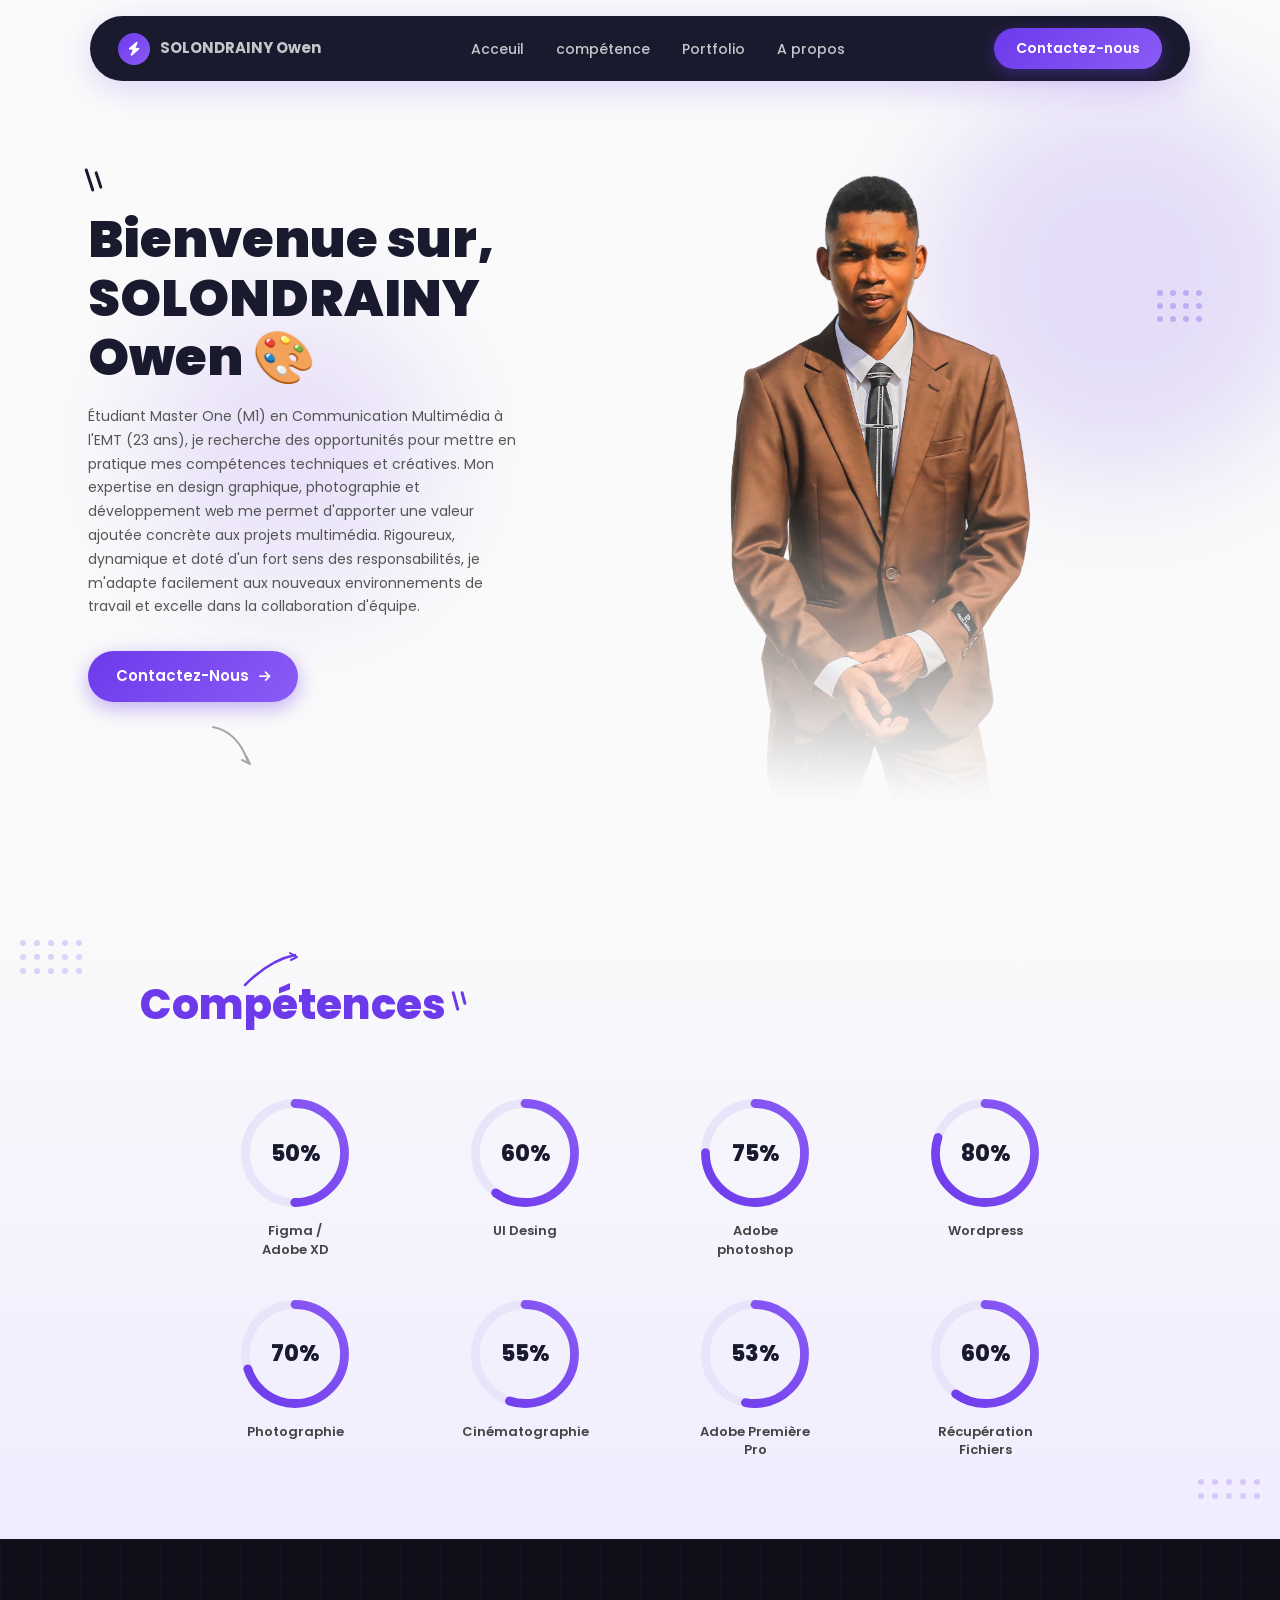
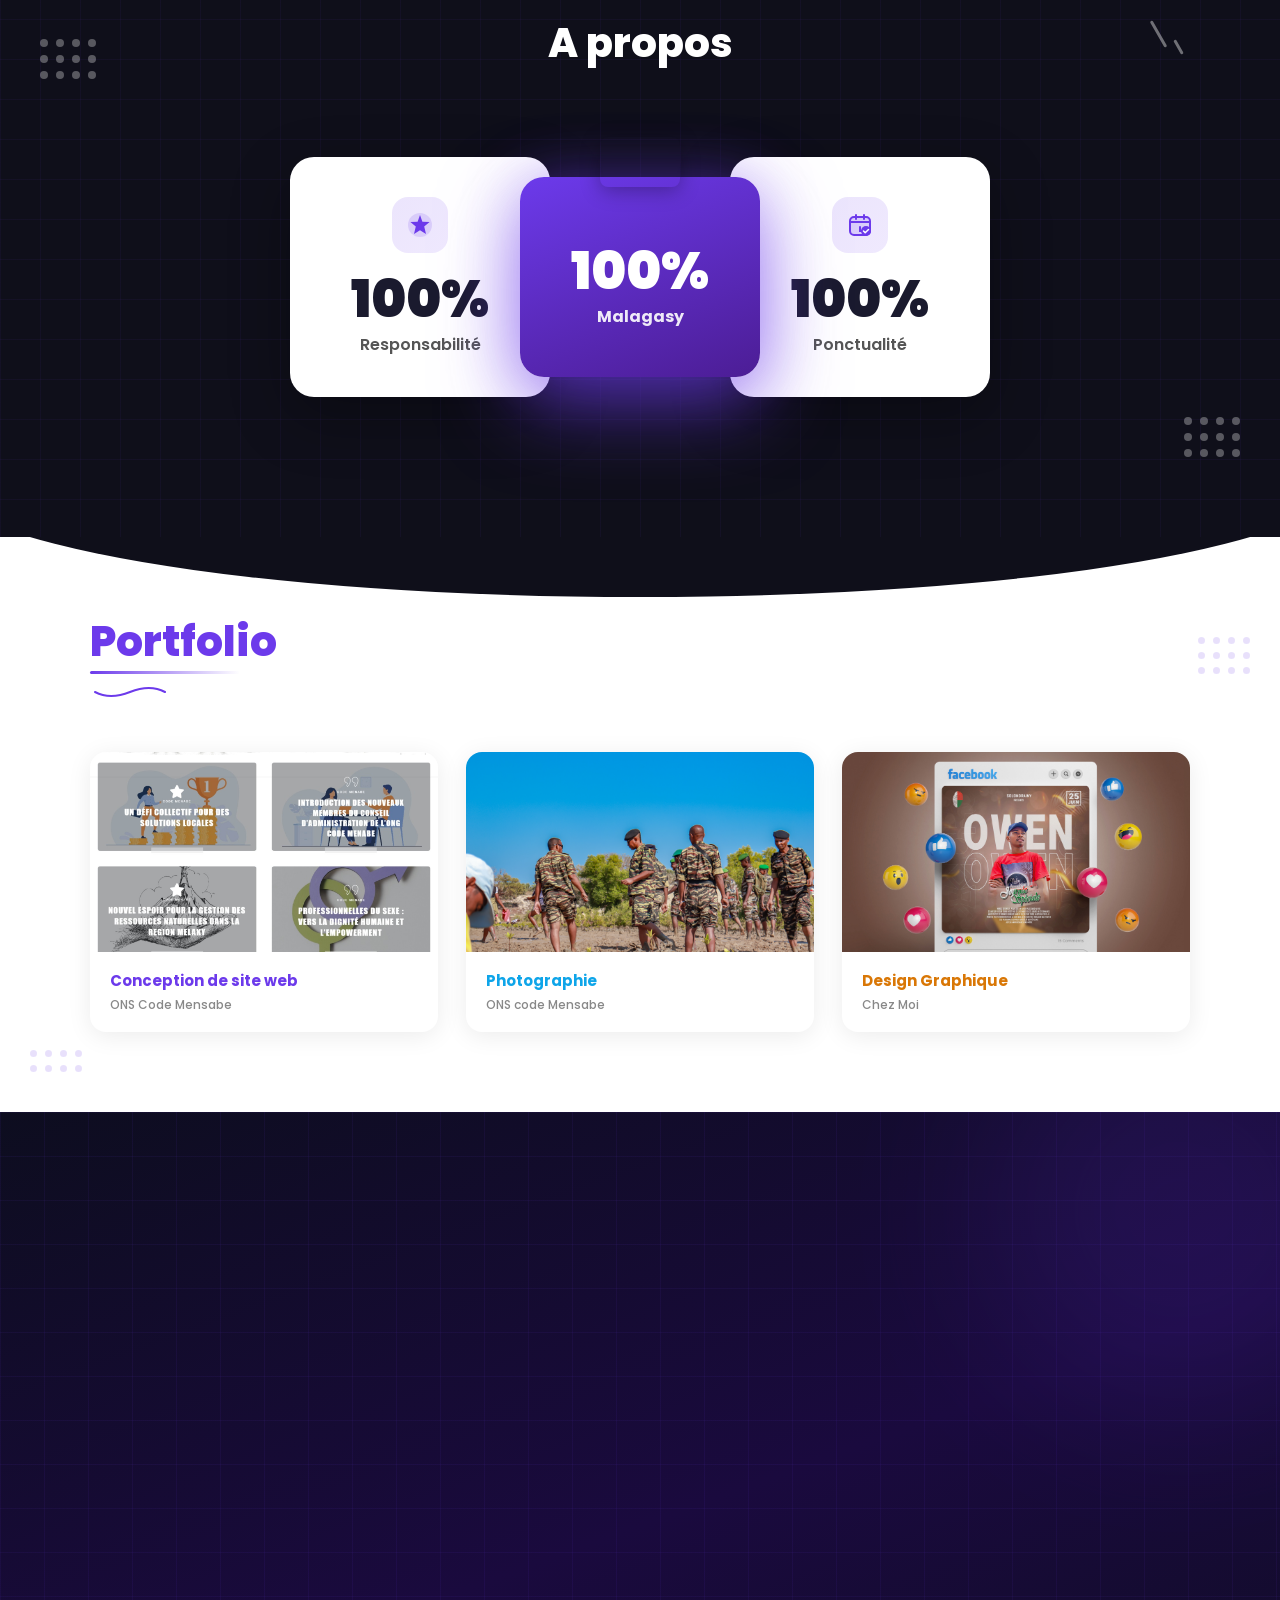
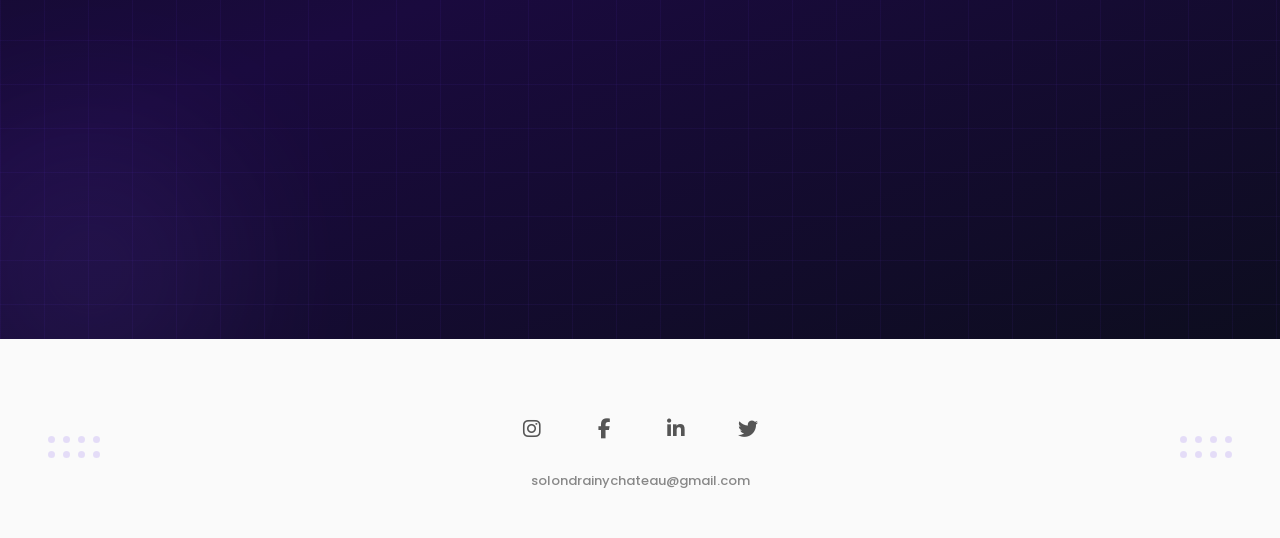
<file: index.html>
<!DOCTYPE html>
<html lang="fr">
<head>
<meta charset="UTF-8" />
<meta name="viewport" content="width=device-width, initial-scale=1.0" />
<title>Portfolio — SOLONDRAINY Owen</title>
<link href="https://fonts.googleapis.com/css2?family=Poppins:wght@400;500;600;700;800;900&family=Inter:wght@400;500;600&display=swap" rel="stylesheet" />
<link rel="stylesheet" href="https://cdnjs.cloudflare.com/ajax/libs/font-awesome/6.5.0/css/all.min.css" />
<link rel="stylesheet" href="https://cdn.jsdelivr.net/npm/bootstrap@5.3.3/dist/css/bootstrap.min.css" integrity="sha384-QWTKZyjpPEjISv5WaRU9OFeRpok6YctnYmDr5pNlyT2bRjXh0JMhjY6hW+ALEwIH" crossorigin="anonymous" />
<link rel="stylesheet" href="style.css" />
</head>
<body>
<!-- NAVBAR -->
<nav>
  <a href="#" class="nav-logo">
    <div class="logo-icon"><i class="fas fa-bolt"></i></div>
    SOLONDRAINY Owen
  </a>
  <ul class="nav-links" id="navLinks">
    <li><a href="index.html">Acceuil</a></li>
    <li><a href="competences.html">compétence</a></li>
    <li><a href="portfolio.html">Portfolio</a></li>
    <li><a href="about.html">A propos</a></li>
    
  </ul>
  <a href="contact.html" class="nav-cta">Contactez-nous</a>
  <button class="nav-hamburger" id="hamburger" aria-label="Menu">
    <span></span><span></span><span></span>
  </button>
</nav>
<!-- SVG GRADIENT DEFINITION -->
<svg width="0" height="0" style="position:absolute">
  <defs>
    <linearGradient id="purpleGrad" x1="0%" y1="0%" x2="100%" y2="100%">
      <stop offset="0%" style="stop-color:#6C3AEB"/>
      <stop offset="100%" style="stop-color:#8B5CF6"/>
    </linearGradient>
  </defs>
</svg>
<!-- HERO -->
<section id="hero">
  <div class="blob blob-1"></div>
  <div class="blob blob-2"></div>

  <div class="hero-content">
    <!-- Left -->
    <div class="hero-left fade-up">
      <!-- Deco lines top -->
      <div style="display:flex;gap:6px;margin-bottom:18px;align-items:flex-end;">
        <div style="width:3px;height:24px;background:#1a1a2e;border-radius:3px;transform:rotate(-18deg);"></div>
        <div style="width:3px;height:18px;background:#1a1a2e;border-radius:3px;transform:rotate(-18deg);margin-bottom:3px;"></div>
      </div>

      <h1 class="hero-title">
        Bienvenue sur,<br>
        SOLONDRAINY Owen 🎨
      </h1>

      <p class="hero-subtitle">
        Étudiant Master One (M1) en Communication Multimédia à l'EMT (23 ans), je recherche des opportunités pour mettre en pratique mes compétences techniques et créatives. Mon expertise en design graphique, photographie et développement web me permet d'apporter une valeur ajoutée concrète aux projets multimédia. Rigoureux, dynamique et doté d'un fort sens des responsabilités, je m'adapte facilement aux nouveaux environnements de travail et excelle dans la collaboration d'équipe.
      </p>


      <a href="contact.html" class="hero-btn">
        Contactez-Nous <i class="fas fa-arrow-right" style="font-size:13px;"></i>
      </a>

      <!-- Arrow deco -->
      <div class="hero-arrow-deco" style="margin-top:20px;opacity:0.5;color:#555;">
        <svg width="60" height="50" viewBox="0 0 60 50" fill="none">
          <path d="M5 5 Q30 10 40 40" stroke="#555" stroke-width="2" fill="none" stroke-linecap="round"/>
          <path d="M34 38 L42 42 L38 34" stroke="#555" stroke-width="2" fill="none" stroke-linecap="round" stroke-linejoin="round"/>
        </svg>
      </div>
    </div>

    <!-- Right: illustration -->
    <div class="hero-right fade-up delay-2">
      <img src="owends.png" alt="fond" style="position: absolute; left: 0; width: 85%; object-fit: cover; z-index: 0;">

      <!-- Background dots -->
      <div style="position:absolute;top:10px;right:-10px;display:grid;grid-template-columns:repeat(4,1fr);gap:7px;opacity:0.3;" >
        
        <span style="display:block;width:6px;height:6px;background:var(--purple);border-radius:50%;"></span>
        <span style="display:block;width:6px;height:6px;background:var(--purple);border-radius:50%;"></span>
        <span style="display:block;width:6px;height:6px;background:var(--purple);border-radius:50%;"></span>
        <span style="display:block;width:6px;height:6px;background:var(--purple);border-radius:50%;"></span>
        <span style="display:block;width:6px;height:6px;background:var(--purple);border-radius:50%;"></span>
        <span style="display:block;width:6px;height:6px;background:var(--purple);border-radius:50%;"></span>
        <span style="display:block;width:6px;height:6px;background:var(--purple);border-radius:50%;"></span>
        <span style="display:block;width:6px;height:6px;background:var(--purple);border-radius:50%;"></span>
        <span style="display:block;width:6px;height:6px;background:var(--purple);border-radius:50%;"></span>
        <span style="display:block;width:6px;height:6px;background:var(--purple);border-radius:50%;"></span>
        <span style="display:block;width:6px;height:6px;background:var(--purple);border-radius:50%;"></span>
        <span style="display:block;width:6px;height:6px;background:var(--purple);border-radius:50%;"></span>
      </div>

     
    </div>
  </div>
</section>
<!-- COMPÉTENCES -->
<section id="competences">
  <!-- bg dots left -->
  <div class="comp-dots" style="top:40px;left:20px;">
    <span></span><span></span><span></span><span></span><span></span>
    <span></span><span></span><span></span><span></span><span></span>
    <span></span><span></span><span></span><span></span><span></span>
  </div>
  <!-- bg dots right -->
  <div class="comp-dots" style="bottom:40px;right:20px;">
    <span></span><span></span><span></span><span></span><span></span>
    <span></span><span></span><span></span><span></span><span></span>
  </div>

  <div class="container-custom-1000">
    <div class="section-header fade-up">
      <!-- deco lines -->
      <div style="position:relative;display:inline-flex;align-items:center;gap:8px;">
        <svg width="60" height="40" viewBox="0 0 60 40" fill="none" style="position:absolute;top:-30px;left:100px;">
          <path d="M5 35 Q30 10 55 5" stroke="#6C3AEB" stroke-width="2.5" fill="none" stroke-linecap="round"/>
          <path d="M50 3 L57 7 L51 10" stroke="#6C3AEB" stroke-width="2" fill="none" stroke-linecap="round" stroke-linejoin="round"/>
        </svg>
        <h2>Compétences</h2>
        <div style="display:flex;gap:5px;align-items:flex-start;margin-top:-16px;">
          <div style="width:3px;height:20px;background:var(--purple);border-radius:3px;transform:rotate(-15deg);"></div>
          <div style="width:3px;height:14px;background:var(--purple);border-radius:3px;transform:rotate(-15deg);"></div>
        </div>
      </div>
    </div>

    <div class="skills-grid">
      <!-- Row 1 -->
      <div class="skill-item fade-up delay-1" data-percent="50">
        <div class="circle-container">
          <svg viewBox="0 0 100 100">
            <circle class="circle-track" cx="50" cy="50" r="45"/>
            <circle class="circle-fill" cx="50" cy="50" r="45" style="stroke-dasharray:283;stroke-dashoffset:283;"/>
          </svg>
          <div class="circle-label">50%</div>
        </div>
        <div class="skill-name">Figma /<br>Adobe XD</div>
      </div>
      <div class="skill-item fade-up delay-2" data-percent="60">
        <div class="circle-container">
          <svg viewBox="0 0 100 100">
            <circle class="circle-track" cx="50" cy="50" r="45"/>
            <circle class="circle-fill" cx="50" cy="50" r="45"/>
          </svg>
          <div class="circle-label">60%</div>
        </div>
        <div class="skill-name">UI Desing</div>
      </div>
      <div class="skill-item fade-up delay-3" data-percent="75">
        <div class="circle-container">
          <svg viewBox="0 0 100 100">
            <circle class="circle-track" cx="50" cy="50" r="45"/>
            <circle class="circle-fill" cx="50" cy="50" r="45"/>
          </svg>
          <div class="circle-label">75%</div>
        </div>
        <div class="skill-name">Adobe<br>photoshop</div>
      </div>
      <div class="skill-item fade-up delay-4" data-percent="80">
        <div class="circle-container">
          <svg viewBox="0 0 100 100">
            <circle class="circle-track" cx="50" cy="50" r="45"/>
            <circle class="circle-fill" cx="50" cy="50" r="45"/>
          </svg>
          <div class="circle-label">80%</div>
        </div>
        <div class="skill-name">Wordpress</div>
      </div>

      <!-- Row 2 -->
      <div class="skill-item fade-up delay-1" data-percent="70">
        <div class="circle-container">
          <svg viewBox="0 0 100 100">
            <circle class="circle-track" cx="50" cy="50" r="45"/>
            <circle class="circle-fill" cx="50" cy="50" r="45"/>
          </svg>
          <div class="circle-label">70%</div>
        </div>
        <div class="skill-name">Photographie</div>
      </div>
      <div class="skill-item fade-up delay-2" data-percent="55">
        <div class="circle-container">
          <svg viewBox="0 0 100 100">
            <circle class="circle-track" cx="50" cy="50" r="45"/>
            <circle class="circle-fill" cx="50" cy="50" r="45"/>
          </svg>
          <div class="circle-label">55%</div>
        </div>
        <div class="skill-name">Cinématographie</div>
      </div>
      <div class="skill-item fade-up delay-3" data-percent="53">
        <div class="circle-container">
          <svg viewBox="0 0 100 100">
            <circle class="circle-track" cx="50" cy="50" r="45"/>
            <circle class="circle-fill" cx="50" cy="50" r="45"/>
          </svg>
          <div class="circle-label">53%</div>
        </div>
        <div class="skill-name">Adobe Première<br>Pro</div>
      </div>
      <div class="skill-item fade-up delay-4" data-percent="60">
        <div class="circle-container">
          <svg viewBox="0 0 100 100">
            <circle class="circle-track" cx="50" cy="50" r="45"/>
            <circle class="circle-fill" cx="50" cy="50" r="45"/>
          </svg>
          <div class="circle-label">60%</div>
        </div>
        <div class="skill-name">Récupération<br>Fichiers</div>
      </div>
    </div>
  </div>
</section>
<!-- À PROPOS -->
<section id="about">
  <!-- Decorative elements -->
  <div class="about-corner-dots tl">
    <span></span><span></span><span></span><span></span>
    <span></span><span></span><span></span><span></span>
    <span></span><span></span><span></span><span></span>
  </div>
  <div class="about-corner-dots br">
    <span></span><span></span><span></span><span></span>
    <span></span><span></span><span></span><span></span>
    <span></span><span></span><span></span><span></span>
  </div>

  <!-- Slash decorations -->
  <div class="about-slash" style="top:80px;right:120px;transform:rotate(-30deg);"></div>
  <div class="about-slash" style="top:100px;right:100px;transform:rotate(-30deg);height:16px;"></div>

  <h2 class="about-title fade-up">A propos</h2>

  <div class="about-cards-wrapper">
    <!-- Left card: Responsabilité -->
    <div class="about-card-side fade-up delay-1">
      <div class="about-card-icon purple-bg">
        <!-- Star/medal icon -->
        <svg width="28" height="28" viewBox="0 0 28 28" fill="none">
          <circle cx="14" cy="14" r="12" fill="#6C3AEB" opacity="0.15"/>
          <path d="M14 4 L16.4 10.8 L23.6 11 L18.2 15.6 L20 23 L14 19.2 L8 23 L9.8 15.6 L4.4 11 L11.6 10.8 Z" fill="#6C3AEB"/>
        </svg>
      </div>
      <div class="about-card-percent">100%</div>
      <div class="about-card-label">Responsabilité</div>
    </div>

    <!-- Center card: Malagasy -->
    <div class="about-card-center fade-up">
      <!-- Flag on top -->
      <div class="flag-container">
      </div>
      <div class="center-percent">100%</div>
      <div class="center-label">Malagasy</div>
    </div>

    <!-- Right card: Ponctualité -->
    <div class="about-card-side fade-up delay-2">
      <div class="about-card-icon purple-bg">
        <!-- Calendar/clock icon -->
        <svg width="28" height="28" viewBox="0 0 28 28" fill="none">
          <rect x="4" y="6" width="20" height="18" rx="4" fill="#6C3AEB" opacity="0.15"/>
          <rect x="4" y="6" width="20" height="18" rx="4" stroke="#6C3AEB" stroke-width="2"/>
          <path d="M4 11 H24" stroke="#6C3AEB" stroke-width="2"/>
          <rect x="9" y="3" width="2" height="6" rx="1" fill="#6C3AEB"/>
          <rect x="17" y="3" width="2" height="6" rx="1" fill="#6C3AEB"/>
          <path d="M14 16 L14 20 L17 20" stroke="#6C3AEB" stroke-width="2" stroke-linecap="round"/>
          <!-- Checkmark -->
          <circle cx="20" cy="20" r="5" fill="#6C3AEB"/>
          <path d="M17.5 20 L19.2 21.8 L22.5 18.5" stroke="white" stroke-width="1.5" stroke-linecap="round" stroke-linejoin="round"/>
        </svg>
      </div>
      <div class="about-card-percent">100%</div>
      <div class="about-card-label">Ponctualité</div>
    </div>
  </div>
</section>
<!-- PORTFOLIO -->
<section id="portfolio">
  <!-- dots top-right -->
  <div class="portfolio-dots" style="top:100px;right:30px;z-index:1;">
    <span></span><span></span><span></span><span></span>
    <span></span><span></span><span></span><span></span>
    <span></span><span></span><span></span><span></span>
  </div>
  <!-- dots bottom-left -->
  <div class="portfolio-dots" style="bottom:40px;left:30px;z-index:1;">
    <span></span><span></span><span></span><span></span>
    <span></span><span></span><span></span><span></span>
  </div>

  <div class="container-custom-1100" style="position:relative;z-index:1;">
    <div class="portfolio-header fade-up">
      <h2>Portfolio
        <div class="portfolio-underline"></div>
      </h2>
      <!-- Deco underline curl -->
      <svg width="80" height="20" viewBox="0 0 80 20" fill="none" style="display:block;margin-top:6px;">
        <path d="M5 10 Q20 18 40 10 Q60 2 75 10" stroke="#6C3AEB" stroke-width="2" fill="none" stroke-linecap="round"/>
      </svg>
    </div>

    <div class="portfolio-grid">
      <!-- Card 1: Conception de site web -->
      <div class="portfolio-card fade-up delay-1">
        <div class="portfolio-card-img">
          <div class="img-placeholder" style="background-image: url(Actualites.jpeg); background-size: cover; background-position: center;" >
          
          </div>
        </div>
        <div class="portfolio-card-body">
          <div class="portfolio-card-title">Conception de site web</div>
          <div class="portfolio-card-sub">ONS Code Mensabe</div>
        </div>
      </div>

      <!-- Card 2: Photographie -->
      <div class="portfolio-card fade-up delay-2">
        <div class="portfolio-card-img">
          <div class="img-placeholder" style="background-image: url(IMG_0051.jpg); background-size: cover; background-position: center;" >
           
          </div>
        </div>
        <div class="portfolio-card-body">
          <div class="portfolio-card-title" style="color:#0EA5E9;">Photographie</div>
          <div class="portfolio-card-sub">ONS code Mensabe</div>
        </div>
      </div>

      <!-- Card 3: Design Graphique -->
      <div class="portfolio-card fade-up delay-3">
        <div class="portfolio-card-img">
          <div class="img-placeholder" style="background-image: url(388.jpg); background-size: cover; background-position: center;" >

          </div>
        </div>
        <div class="portfolio-card-body">
          <div class="portfolio-card-title" style="color:#D97706;">Design Graphique</div>
          <div class="portfolio-card-sub">Chez Moi</div>
        </div>
      </div>
    </div>
  </div>
</section>
<!-- CONTACT -->
<section id="contact">
  <!-- Glow orbs -->
  <div class="glow-orb" style="width:400px;height:400px;background:#6C3AEB;top:-100px;right:-100px;opacity:0.12;"></div>
  <div class="glow-orb" style="width:300px;height:300px;background:#8B5CF6;bottom:-80px;left:-60px;opacity:0.1;"></div>

  <div class="contact-inner">
    <!-- LEFT: info -->
    <div class="contact-left fade-up">
      <h2>Travaillons<br><span>ensemble ✨</span></h2>
      <p>Vous avez un projet, une idée ou une opportunité ? Je suis disponible pour collaborer. N'hésitez pas à me contacter, je répondrai dans les plus brefs délais.</p>

      <div class="contact-info-list">
        <div class="contact-info-item">
          <div class="contact-info-icon"><i class="fas fa-envelope"></i></div>
          <div class="contact-info-text">
            <strong>Email</strong>
            <a href="mailto:solondrainychateau@gmail.com">solondrainychateau@gmail.com</a>
          </div>
        </div>
        <div class="contact-info-item">
          <div class="contact-info-icon"><i class="fas fa-map-marker-alt"></i></div>
          <div class="contact-info-text">
            <strong>Localisation</strong>
            <span>Madagascar 🇲🇬</span>
          </div>
        </div>
        <div class="contact-info-item">
          <div class="contact-info-icon"><i class="fas fa-graduation-cap"></i></div>
          <div class="contact-info-text">
            <strong>Formation</strong>
            <span>Master 1 — Communication Multimédia, EMT</span>
          </div>
        </div>
        <div class="contact-info-item">
          <div class="contact-info-icon"><i class="fas fa-clock"></i></div>
          <div class="contact-info-text">
            <strong>Disponibilité</strong>
            <span>Freelance & Stage — Immédiat</span>
          </div>
        </div>
      </div>

      <!-- Social -->
      <div class="contact-socials">
        <a href="#" class="contact-social-btn" aria-label="Instagram"><i class="fab fa-instagram"></i></a>
        <a href="#" class="contact-social-btn" aria-label="Facebook"><i class="fab fa-facebook-f"></i></a>
        <a href="#" class="contact-social-btn" aria-label="LinkedIn"><i class="fab fa-linkedin-in"></i></a>
        <a href="#" class="contact-social-btn" aria-label="Twitter"><i class="fab fa-twitter"></i></a>
      </div>
    </div>

    <!-- RIGHT: form -->
    <div class="contact-form fade-up delay-2">
      <h3>Envoyez un message 💬</h3>

      <div class="form-row">
        <div class="form-group">
          <label>Prénom</label>
          <input type="text" id="firstName" placeholder="Jean" />
        </div>
        <div class="form-group">
          <label>Nom</label>
          <input type="text" id="lastName" placeholder="Dupont" />
        </div>
      </div>

      <div class="form-group">
        <label>Email</label>
        <input type="email" id="emailInput" placeholder="jean.dupont@email.com" />
      </div>

      <div class="form-group">
        <label>Sujet</label>
        <select id="subjectSelect">
          <option value="" disabled selected>Choisir un sujet…</option>
          <option>Projet Web</option>
          <option>Design Graphique</option>
          <option>Photographie</option>
          <option>Collaboration</option>
          <option>Stage / Alternance</option>
          <option>Autre</option>
        </select>
      </div>

      <div class="form-group">
        <label>Message</label>
        <textarea id="messageInput" placeholder="Décrivez votre projet ou votre demande…"></textarea>
      </div>

      <button class="form-submit" id="submitBtn" onclick="handleSubmit()">
        <i class="fas fa-paper-plane"></i>
        Envoyer le message
      </button>
    </div>
  </div>
</section>
<!-- Toast notification -->
<div class="toast" id="toast">
  <i class="fas fa-check-circle"></i>
  Message envoyé avec succès !
</div>

<!-- FOOTER -->
<footer>
  <div class="footer-inner" style="position:relative;padding:20px 0 16px;">
    <!-- Dots left -->
    <div style="position:absolute;left:0;top:50%;transform:translateY(-50%);display:grid;grid-template-columns:repeat(4,1fr);gap:8px;opacity:0.15;">
      <span style="display:block;width:7px;height:7px;background:var(--purple);border-radius:50%;"></span>
      <span style="display:block;width:7px;height:7px;background:var(--purple);border-radius:50%;"></span>
      <span style="display:block;width:7px;height:7px;background:var(--purple);border-radius:50%;"></span>
      <span style="display:block;width:7px;height:7px;background:var(--purple);border-radius:50%;"></span>
      <span style="display:block;width:7px;height:7px;background:var(--purple);border-radius:50%;"></span>
      <span style="display:block;width:7px;height:7px;background:var(--purple);border-radius:50%;"></span>
      <span style="display:block;width:7px;height:7px;background:var(--purple);border-radius:50%;"></span>
      <span style="display:block;width:7px;height:7px;background:var(--purple);border-radius:50%;"></span>
    </div>
    <!-- Dots right -->
    <div style="position:absolute;right:0;top:50%;transform:translateY(-50%);display:grid;grid-template-columns:repeat(4,1fr);gap:8px;opacity:0.15;">
      <span style="display:block;width:7px;height:7px;background:var(--purple);border-radius:50%;"></span>
      <span style="display:block;width:7px;height:7px;background:var(--purple);border-radius:50%;"></span>
      <span style="display:block;width:7px;height:7px;background:var(--purple);border-radius:50%;"></span>
      <span style="display:block;width:7px;height:7px;background:var(--purple);border-radius:50%;"></span>
      <span style="display:block;width:7px;height:7px;background:var(--purple);border-radius:50%;"></span>
      <span style="display:block;width:7px;height:7px;background:var(--purple);border-radius:50%;"></span>
      <span style="display:block;width:7px;height:7px;background:var(--purple);border-radius:50%;"></span>
      <span style="display:block;width:7px;height:7px;background:var(--purple);border-radius:50%;"></span>
    </div>

    <div class="footer-social">
      <a href="#" aria-label="Instagram"><i class="fab fa-instagram"></i></a>
      <a href="#" aria-label="Facebook"><i class="fab fa-facebook-f"></i></a>
      <a href="#" aria-label="LinkedIn"><i class="fab fa-linkedin-in"></i></a>
      <a href="#" aria-label="Twitter"><i class="fab fa-twitter"></i></a>
    </div>
    <div class="footer-email">solondrainychateau@gmail.com</div>
  </div>
</footer>
<script src="script.js"></script>
</body>
</html>
</file>
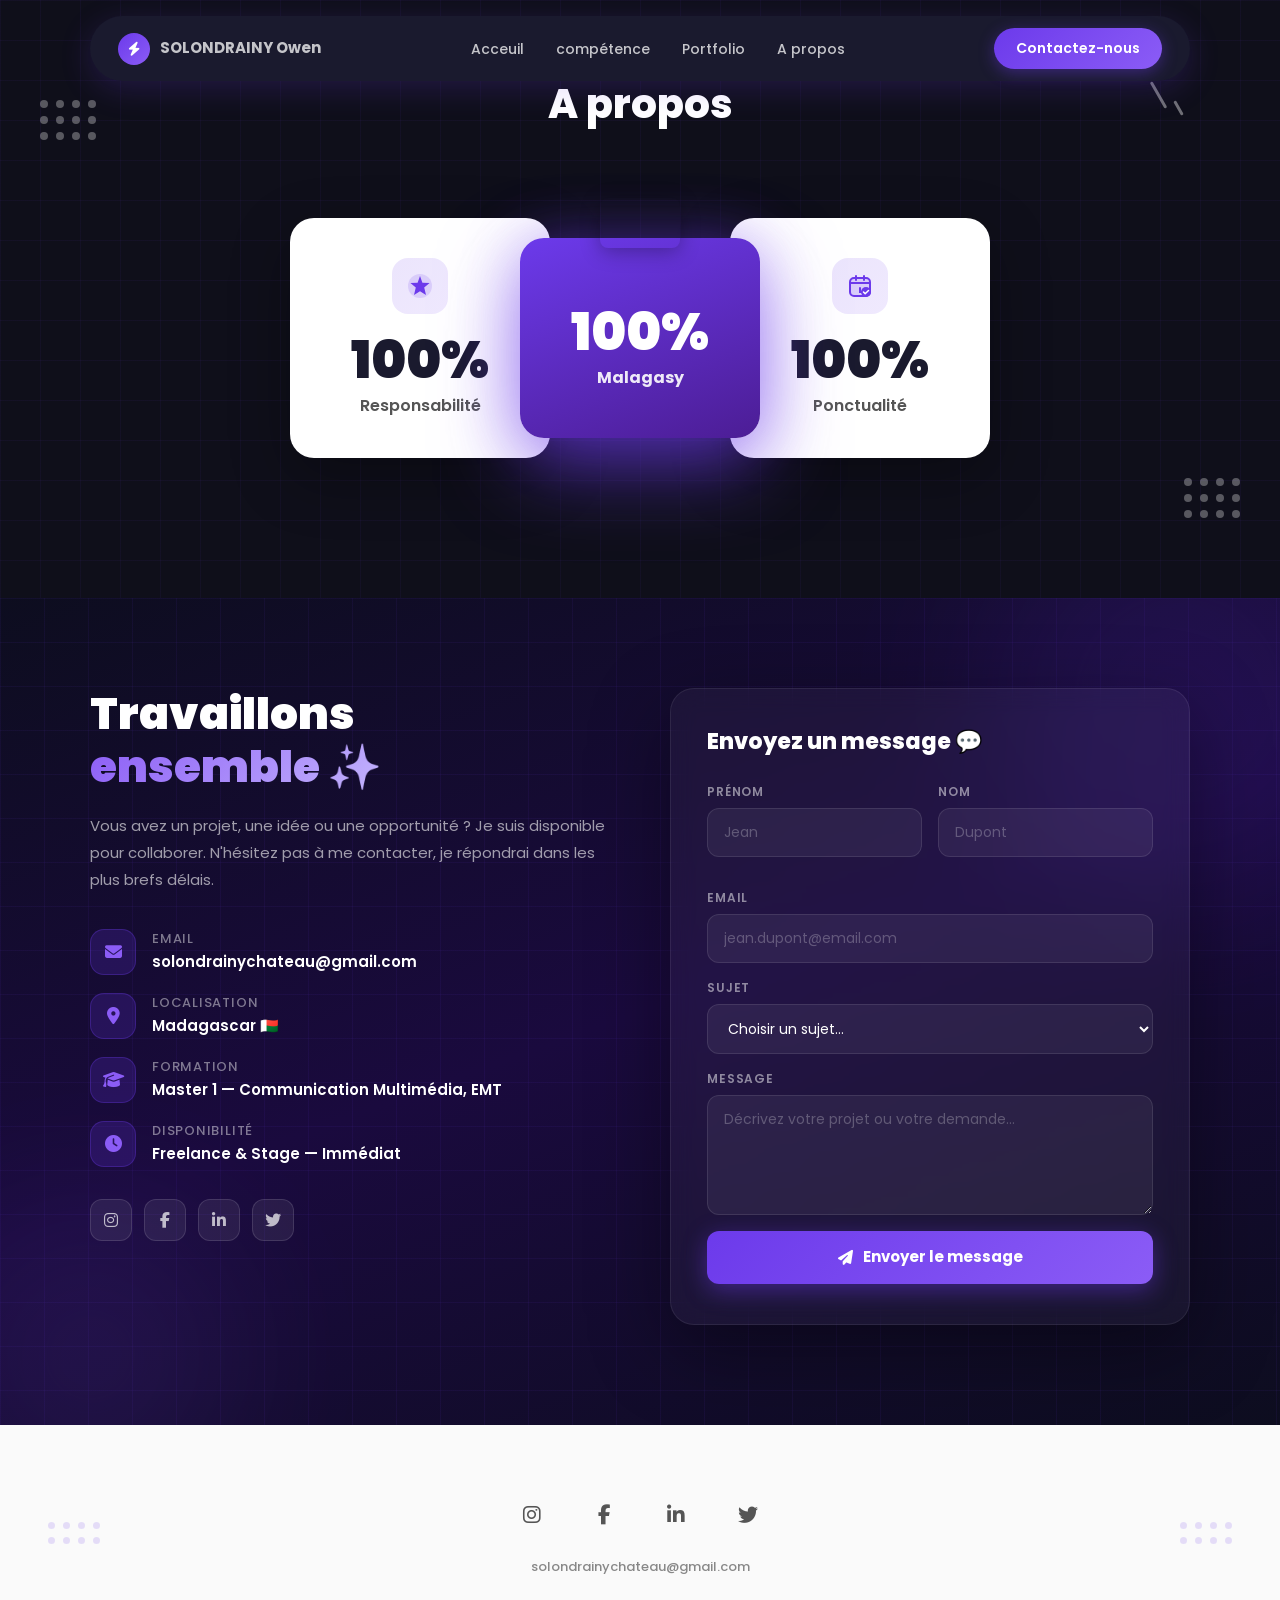
<file: about.html>
<!DOCTYPE html>
<html lang="fr">
<head>
<meta charset="UTF-8" />
<meta name="viewport" content="width=device-width, initial-scale=1.0" />
<title>À Propos — SOLONDRAINY Owen</title>
<link href="https://fonts.googleapis.com/css2?family=Poppins:wght@400;500;600;700;800;900&family=Inter:wght@400;500;600&display=swap" rel="stylesheet" />
<link rel="stylesheet" href="https://cdnjs.cloudflare.com/ajax/libs/font-awesome/6.5.0/css/all.min.css" />
<link rel="stylesheet" href="https://cdn.jsdelivr.net/npm/bootstrap@5.3.3/dist/css/bootstrap.min.css" integrity="sha384-QWTKZyjpPEjISv5WaRU9OFeRpok6YctnYmDr5pNlyT2bRjXh0JMhjY6hW+ALEwIH" crossorigin="anonymous" />
<link rel="stylesheet" href="style.css" />
</head>
<body>
<!-- NAVBAR -->
<nav>
  <a href="#" class="nav-logo">
    <div class="logo-icon"><i class="fas fa-bolt"></i></div>
    SOLONDRAINY Owen
  </a>
  <ul class="nav-links" id="navLinks">
    <li><a href="index.html">Acceuil</a></li>
    <li><a href="competences.html">compétence</a></li>
    <li><a href="portfolio.html">Portfolio</a></li>
    <li><a href="about.html">A propos</a></li>
    
  </ul>
  <a href="contact.html" class="nav-cta">Contactez-nous</a>
  <button class="nav-hamburger" id="hamburger" aria-label="Menu">
    <span></span><span></span><span></span>
  </button>
</nav>
<!-- SVG GRADIENT DEFINITION -->
<svg width="0" height="0" style="position:absolute">
  <defs>
    <linearGradient id="purpleGrad" x1="0%" y1="0%" x2="100%" y2="100%">
      <stop offset="0%" style="stop-color:#6C3AEB"/>
      <stop offset="100%" style="stop-color:#8B5CF6"/>
    </linearGradient>
  </defs>
</svg>
<!-- À PROPOS -->
<section id="about">
  <!-- Decorative elements -->
  <div class="about-corner-dots tl">
    <span></span><span></span><span></span><span></span>
    <span></span><span></span><span></span><span></span>
    <span></span><span></span><span></span><span></span>
  </div>
  <div class="about-corner-dots br">
    <span></span><span></span><span></span><span></span>
    <span></span><span></span><span></span><span></span>
    <span></span><span></span><span></span><span></span>
  </div>

  <!-- Slash decorations -->
  <div class="about-slash" style="top:80px;right:120px;transform:rotate(-30deg);"></div>
  <div class="about-slash" style="top:100px;right:100px;transform:rotate(-30deg);height:16px;"></div>

  <h2 class="about-title fade-up">A propos</h2>

  <div class="about-cards-wrapper">
    <!-- Left card: Responsabilité -->
    <div class="about-card-side fade-up delay-1">
      <div class="about-card-icon purple-bg">
        <!-- Star/medal icon -->
        <svg width="28" height="28" viewBox="0 0 28 28" fill="none">
          <circle cx="14" cy="14" r="12" fill="#6C3AEB" opacity="0.15"/>
          <path d="M14 4 L16.4 10.8 L23.6 11 L18.2 15.6 L20 23 L14 19.2 L8 23 L9.8 15.6 L4.4 11 L11.6 10.8 Z" fill="#6C3AEB"/>
        </svg>
      </div>
      <div class="about-card-percent">100%</div>
      <div class="about-card-label">Responsabilité</div>
    </div>

    <!-- Center card: Malagasy -->
    <div class="about-card-center fade-up">
      <!-- Flag on top -->
      <div class="flag-container">
        
      </div>
      <div class="center-percent">100%</div>
      <div class="center-label">Malagasy</div>
    </div>

    <!-- Right card: Ponctualité -->
    <div class="about-card-side fade-up delay-2">
      <div class="about-card-icon purple-bg">
        <!-- Calendar/clock icon -->
        <svg width="28" height="28" viewBox="0 0 28 28" fill="none">
          <rect x="4" y="6" width="20" height="18" rx="4" fill="#6C3AEB" opacity="0.15"/>
          <rect x="4" y="6" width="20" height="18" rx="4" stroke="#6C3AEB" stroke-width="2"/>
          <path d="M4 11 H24" stroke="#6C3AEB" stroke-width="2"/>
          <rect x="9" y="3" width="2" height="6" rx="1" fill="#6C3AEB"/>
          <rect x="17" y="3" width="2" height="6" rx="1" fill="#6C3AEB"/>
          <path d="M14 16 L14 20 L17 20" stroke="#6C3AEB" stroke-width="2" stroke-linecap="round"/>
          <!-- Checkmark -->
          <circle cx="20" cy="20" r="5" fill="#6C3AEB"/>
          <path d="M17.5 20 L19.2 21.8 L22.5 18.5" stroke="white" stroke-width="1.5" stroke-linecap="round" stroke-linejoin="round"/>
        </svg>
      </div>
      <div class="about-card-percent">100%</div>
      <div class="about-card-label">Ponctualité</div>
    </div>
  </div>
</section>
<!-- CONTACT -->
<section id="contact">
  <!-- Glow orbs -->
  <div class="glow-orb" style="width:400px;height:400px;background:#6C3AEB;top:-100px;right:-100px;opacity:0.12;"></div>
  <div class="glow-orb" style="width:300px;height:300px;background:#8B5CF6;bottom:-80px;left:-60px;opacity:0.1;"></div>

  <div class="contact-inner">
    <!-- LEFT: info -->
    <div class="contact-left fade-up">
      <h2>Travaillons<br><span>ensemble ✨</span></h2>
      <p>Vous avez un projet, une idée ou une opportunité ? Je suis disponible pour collaborer. N'hésitez pas à me contacter, je répondrai dans les plus brefs délais.</p>

      <div class="contact-info-list">
        <div class="contact-info-item">
          <div class="contact-info-icon"><i class="fas fa-envelope"></i></div>
          <div class="contact-info-text">
            <strong>Email</strong>
            <a href="mailto:solondrainychateau@gmail.com">solondrainychateau@gmail.com</a>
          </div>
        </div>
        <div class="contact-info-item">
          <div class="contact-info-icon"><i class="fas fa-map-marker-alt"></i></div>
          <div class="contact-info-text">
            <strong>Localisation</strong>
            <span>Madagascar 🇲🇬</span>
          </div>
        </div>
        <div class="contact-info-item">
          <div class="contact-info-icon"><i class="fas fa-graduation-cap"></i></div>
          <div class="contact-info-text">
            <strong>Formation</strong>
            <span>Master 1 — Communication Multimédia, EMT</span>
          </div>
        </div>
        <div class="contact-info-item">
          <div class="contact-info-icon"><i class="fas fa-clock"></i></div>
          <div class="contact-info-text">
            <strong>Disponibilité</strong>
            <span>Freelance & Stage — Immédiat</span>
          </div>
        </div>
      </div>

      <!-- Social -->
      <div class="contact-socials">
        <a href="#" class="contact-social-btn" aria-label="Instagram"><i class="fab fa-instagram"></i></a>
        <a href="#" class="contact-social-btn" aria-label="Facebook"><i class="fab fa-facebook-f"></i></a>
        <a href="#" class="contact-social-btn" aria-label="LinkedIn"><i class="fab fa-linkedin-in"></i></a>
        <a href="#" class="contact-social-btn" aria-label="Twitter"><i class="fab fa-twitter"></i></a>
      </div>
    </div>

    <!-- RIGHT: form -->
    <div class="contact-form fade-up delay-2">
      <h3>Envoyez un message 💬</h3>

      <div class="form-row">
        <div class="form-group">
          <label>Prénom</label>
          <input type="text" id="firstName" placeholder="Jean" />
        </div>
        <div class="form-group">
          <label>Nom</label>
          <input type="text" id="lastName" placeholder="Dupont" />
        </div>
      </div>

      <div class="form-group">
        <label>Email</label>
        <input type="email" id="emailInput" placeholder="jean.dupont@email.com" />
      </div>

      <div class="form-group">
        <label>Sujet</label>
        <select id="subjectSelect">
          <option value="" disabled selected>Choisir un sujet…</option>
          <option>Projet Web</option>
          <option>Design Graphique</option>
          <option>Photographie</option>
          <option>Collaboration</option>
          <option>Stage / Alternance</option>
          <option>Autre</option>
        </select>
      </div>

      <div class="form-group">
        <label>Message</label>
        <textarea id="messageInput" placeholder="Décrivez votre projet ou votre demande…"></textarea>
      </div>

      <button class="form-submit" id="submitBtn" onclick="handleSubmit()">
        <i class="fas fa-paper-plane"></i>
        Envoyer le message
      </button>
    </div>
  </div>
</section>
<!-- Toast notification -->
<div class="toast" id="toast">
  <i class="fas fa-check-circle"></i>
  Message envoyé avec succès !
</div>
<!-- FOOTER -->
<footer>
  <div class="footer-inner" style="position:relative;padding:20px 0 16px;">
    <!-- Dots left -->
    <div style="position:absolute;left:0;top:50%;transform:translateY(-50%);display:grid;grid-template-columns:repeat(4,1fr);gap:8px;opacity:0.15;">
      <span style="display:block;width:7px;height:7px;background:var(--purple);border-radius:50%;"></span>
      <span style="display:block;width:7px;height:7px;background:var(--purple);border-radius:50%;"></span>
      <span style="display:block;width:7px;height:7px;background:var(--purple);border-radius:50%;"></span>
      <span style="display:block;width:7px;height:7px;background:var(--purple);border-radius:50%;"></span>
      <span style="display:block;width:7px;height:7px;background:var(--purple);border-radius:50%;"></span>
      <span style="display:block;width:7px;height:7px;background:var(--purple);border-radius:50%;"></span>
      <span style="display:block;width:7px;height:7px;background:var(--purple);border-radius:50%;"></span>
      <span style="display:block;width:7px;height:7px;background:var(--purple);border-radius:50%;"></span>
    </div>
    <!-- Dots right -->
    <div style="position:absolute;right:0;top:50%;transform:translateY(-50%);display:grid;grid-template-columns:repeat(4,1fr);gap:8px;opacity:0.15;">
      <span style="display:block;width:7px;height:7px;background:var(--purple);border-radius:50%;"></span>
      <span style="display:block;width:7px;height:7px;background:var(--purple);border-radius:50%;"></span>
      <span style="display:block;width:7px;height:7px;background:var(--purple);border-radius:50%;"></span>
      <span style="display:block;width:7px;height:7px;background:var(--purple);border-radius:50%;"></span>
      <span style="display:block;width:7px;height:7px;background:var(--purple);border-radius:50%;"></span>
      <span style="display:block;width:7px;height:7px;background:var(--purple);border-radius:50%;"></span>
      <span style="display:block;width:7px;height:7px;background:var(--purple);border-radius:50%;"></span>
      <span style="display:block;width:7px;height:7px;background:var(--purple);border-radius:50%;"></span>
    </div>

    <div class="footer-social">
      <a href="#" aria-label="Instagram"><i class="fab fa-instagram"></i></a>
      <a href="#" aria-label="Facebook"><i class="fab fa-facebook-f"></i></a>
      <a href="#" aria-label="LinkedIn"><i class="fab fa-linkedin-in"></i></a>
      <a href="#" aria-label="Twitter"><i class="fab fa-twitter"></i></a>
    </div>
    <div class="footer-email">solondrainychateau@gmail.com</div>
  </div>
</footer>
<script src="script.js"></script>
</body>
</html>
</file>
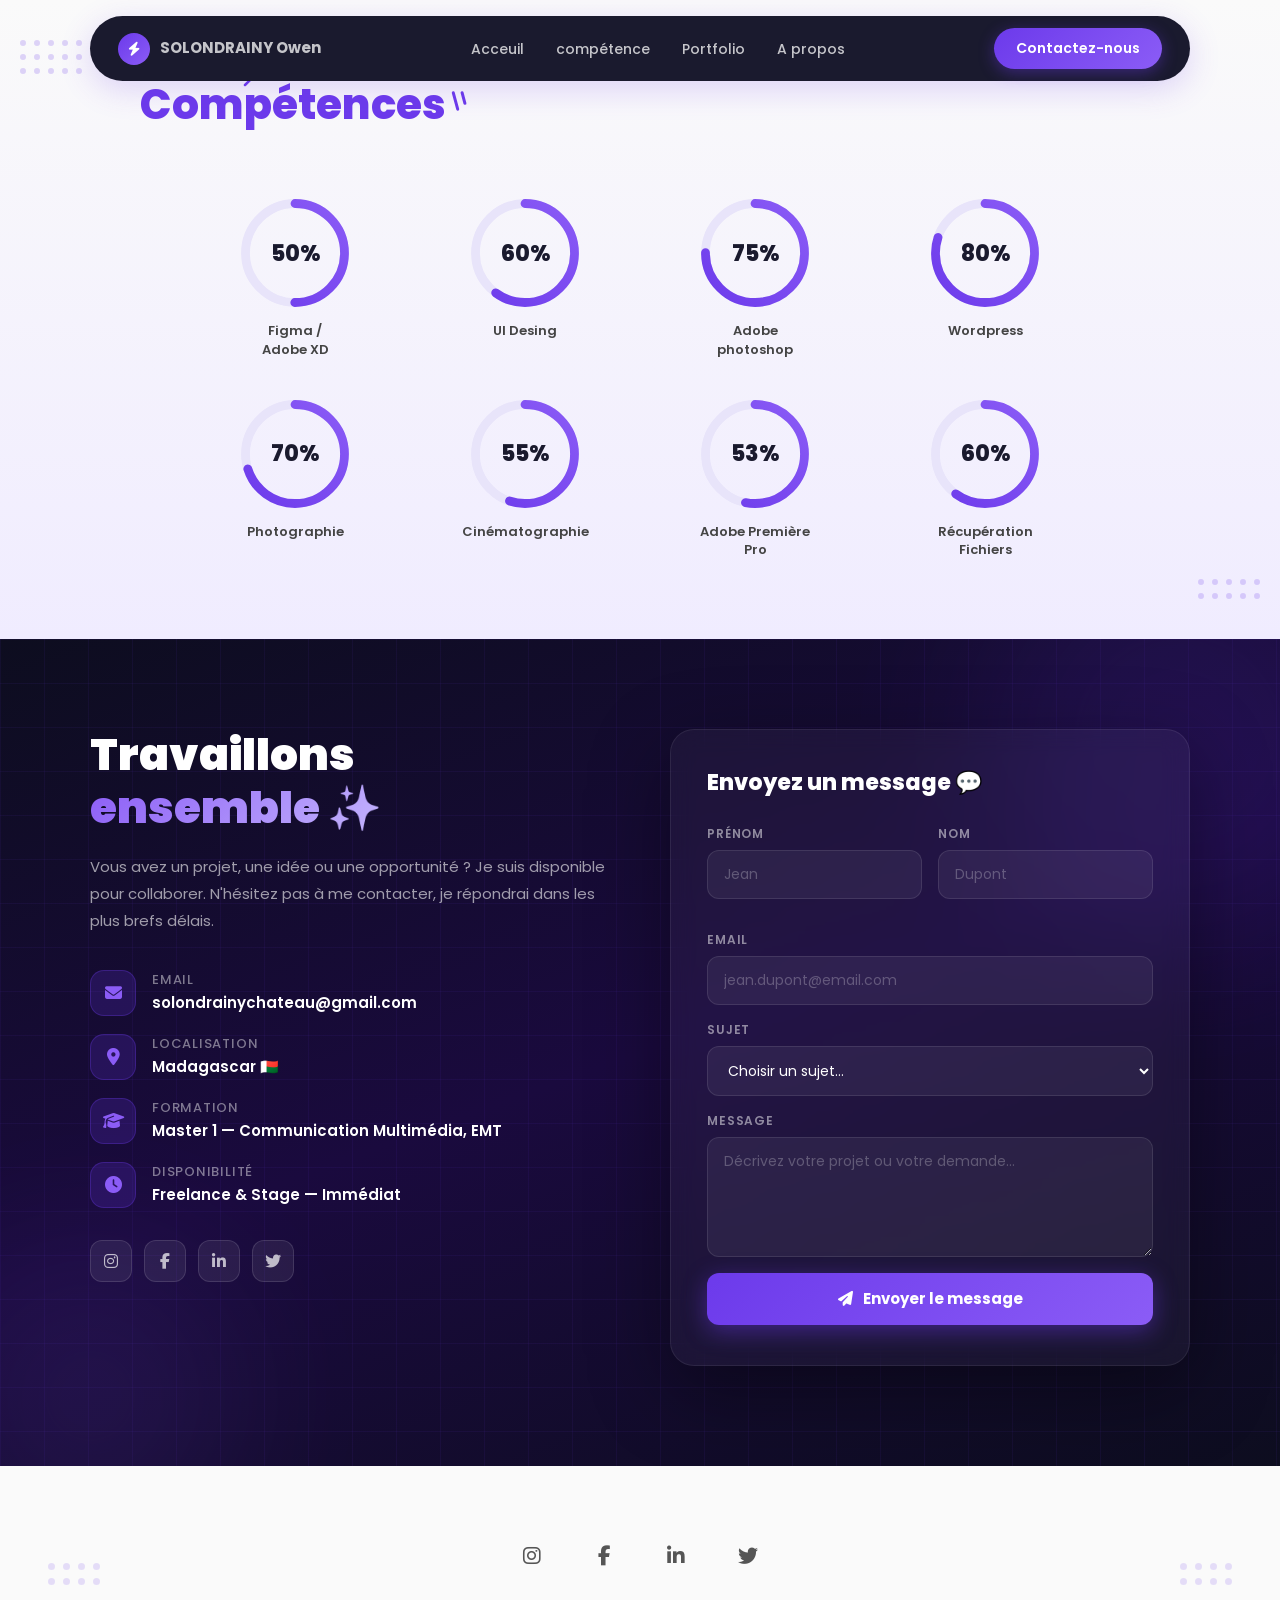
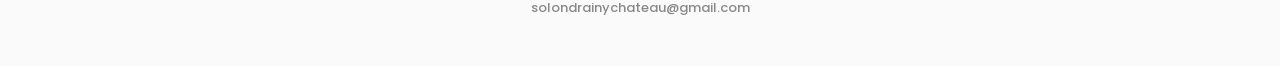
<file: competences.html>
<!DOCTYPE html>
<html lang="fr">
<head>
<meta charset="UTF-8" />
<meta name="viewport" content="width=device-width, initial-scale=1.0" />
<title>Compétences — SOLONDRAINY Owen</title>
<link href="https://fonts.googleapis.com/css2?family=Poppins:wght@400;500;600;700;800;900&family=Inter:wght@400;500;600&display=swap" rel="stylesheet" />
<link rel="stylesheet" href="https://cdnjs.cloudflare.com/ajax/libs/font-awesome/6.5.0/css/all.min.css" />
<link rel="stylesheet" href="https://cdn.jsdelivr.net/npm/bootstrap@5.3.3/dist/css/bootstrap.min.css" integrity="sha384-QWTKZyjpPEjISv5WaRU9OFeRpok6YctnYmDr5pNlyT2bRjXh0JMhjY6hW+ALEwIH" crossorigin="anonymous" />
<link rel="stylesheet" href="style.css" />
</head>
<body>
<!-- NAVBAR -->
<nav>
  <a href="#" class="nav-logo">
    <div class="logo-icon"><i class="fas fa-bolt"></i></div>
    SOLONDRAINY Owen
  </a>
  <ul class="nav-links" id="navLinks">
    <li><a href="index.html">Acceuil</a></li>
    <li><a href="competences.html">compétence</a></li>
    <li><a href="portfolio.html">Portfolio</a></li>
    <li><a href="about.html">A propos</a></li>
    
  </ul>
  <a href="contact.html" class="nav-cta">Contactez-nous</a>
  <button class="nav-hamburger" id="hamburger" aria-label="Menu">
    <span></span><span></span><span></span>
  </button>
</nav>
<!-- SVG GRADIENT DEFINITION -->
<svg width="0" height="0" style="position:absolute">
  <defs>
    <linearGradient id="purpleGrad" x1="0%" y1="0%" x2="100%" y2="100%">
      <stop offset="0%" style="stop-color:#6C3AEB"/>
      <stop offset="100%" style="stop-color:#8B5CF6"/>
    </linearGradient>
  </defs>
</svg>
<!-- COMPÉTENCES -->
<section id="competences">
  <!-- bg dots left -->
  <div class="comp-dots" style="top:40px;left:20px;">
    <span></span><span></span><span></span><span></span><span></span>
    <span></span><span></span><span></span><span></span><span></span>
    <span></span><span></span><span></span><span></span><span></span>
  </div>
  <!-- bg dots right -->
  <div class="comp-dots" style="bottom:40px;right:20px;">
    <span></span><span></span><span></span><span></span><span></span>
    <span></span><span></span><span></span><span></span><span></span>
  </div>

  <div class="container-custom-1000">
    <div class="section-header fade-up">
      <!-- deco lines -->
      <div style="position:relative;display:inline-flex;align-items:center;gap:8px;">
        <svg width="60" height="40" viewBox="0 0 60 40" fill="none" style="position:absolute;top:-30px;left:100px;">
          <path d="M5 35 Q30 10 55 5" stroke="#6C3AEB" stroke-width="2.5" fill="none" stroke-linecap="round"/>
          <path d="M50 3 L57 7 L51 10" stroke="#6C3AEB" stroke-width="2" fill="none" stroke-linecap="round" stroke-linejoin="round"/>
        </svg>
        <h2>Compétences</h2>
        <div style="display:flex;gap:5px;align-items:flex-start;margin-top:-16px;">
          <div style="width:3px;height:20px;background:var(--purple);border-radius:3px;transform:rotate(-15deg);"></div>
          <div style="width:3px;height:14px;background:var(--purple);border-radius:3px;transform:rotate(-15deg);"></div>
        </div>
      </div>
    </div>

    <div class="skills-grid">
      <!-- Row 1 -->
      <div class="skill-item fade-up delay-1" data-percent="50">
        <div class="circle-container">
          <svg viewBox="0 0 100 100">
            <circle class="circle-track" cx="50" cy="50" r="45"/>
            <circle class="circle-fill" cx="50" cy="50" r="45" style="stroke-dasharray:283;stroke-dashoffset:283;"/>
          </svg>
          <div class="circle-label">50%</div>
        </div>
        <div class="skill-name">Figma /<br>Adobe XD</div>
      </div>
      <div class="skill-item fade-up delay-2" data-percent="60">
        <div class="circle-container">
          <svg viewBox="0 0 100 100">
            <circle class="circle-track" cx="50" cy="50" r="45"/>
            <circle class="circle-fill" cx="50" cy="50" r="45"/>
          </svg>
          <div class="circle-label">60%</div>
        </div>
        <div class="skill-name">UI Desing</div>
      </div>
      <div class="skill-item fade-up delay-3" data-percent="75">
        <div class="circle-container">
          <svg viewBox="0 0 100 100">
            <circle class="circle-track" cx="50" cy="50" r="45"/>
            <circle class="circle-fill" cx="50" cy="50" r="45"/>
          </svg>
          <div class="circle-label">75%</div>
        </div>
        <div class="skill-name">Adobe<br>photoshop</div>
      </div>
      <div class="skill-item fade-up delay-4" data-percent="80">
        <div class="circle-container">
          <svg viewBox="0 0 100 100">
            <circle class="circle-track" cx="50" cy="50" r="45"/>
            <circle class="circle-fill" cx="50" cy="50" r="45"/>
          </svg>
          <div class="circle-label">80%</div>
        </div>
        <div class="skill-name">Wordpress</div>
      </div>

      <!-- Row 2 -->
      <div class="skill-item fade-up delay-1" data-percent="70">
        <div class="circle-container">
          <svg viewBox="0 0 100 100">
            <circle class="circle-track" cx="50" cy="50" r="45"/>
            <circle class="circle-fill" cx="50" cy="50" r="45"/>
          </svg>
          <div class="circle-label">70%</div>
        </div>
        <div class="skill-name">Photographie</div>
      </div>
      <div class="skill-item fade-up delay-2" data-percent="55">
        <div class="circle-container">
          <svg viewBox="0 0 100 100">
            <circle class="circle-track" cx="50" cy="50" r="45"/>
            <circle class="circle-fill" cx="50" cy="50" r="45"/>
          </svg>
          <div class="circle-label">55%</div>
        </div>
        <div class="skill-name">Cinématographie</div>
      </div>
      <div class="skill-item fade-up delay-3" data-percent="53">
        <div class="circle-container">
          <svg viewBox="0 0 100 100">
            <circle class="circle-track" cx="50" cy="50" r="45"/>
            <circle class="circle-fill" cx="50" cy="50" r="45"/>
          </svg>
          <div class="circle-label">53%</div>
        </div>
        <div class="skill-name">Adobe Première<br>Pro</div>
      </div>
      <div class="skill-item fade-up delay-4" data-percent="60">
        <div class="circle-container">
          <svg viewBox="0 0 100 100">
            <circle class="circle-track" cx="50" cy="50" r="45"/>
            <circle class="circle-fill" cx="50" cy="50" r="45"/>
          </svg>
          <div class="circle-label">60%</div>
        </div>
        <div class="skill-name">Récupération<br>Fichiers</div>
      </div>
    </div>
  </div>
</section>
<!-- CONTACT -->
<section id="contact">
  <!-- Glow orbs -->
  <div class="glow-orb" style="width:400px;height:400px;background:#6C3AEB;top:-100px;right:-100px;opacity:0.12;"></div>
  <div class="glow-orb" style="width:300px;height:300px;background:#8B5CF6;bottom:-80px;left:-60px;opacity:0.1;"></div>

  <div class="contact-inner">
    <!-- LEFT: info -->
    <div class="contact-left fade-up">
      <h2>Travaillons<br><span>ensemble ✨</span></h2>
      <p>Vous avez un projet, une idée ou une opportunité ? Je suis disponible pour collaborer. N'hésitez pas à me contacter, je répondrai dans les plus brefs délais.</p>

      <div class="contact-info-list">
        <div class="contact-info-item">
          <div class="contact-info-icon"><i class="fas fa-envelope"></i></div>
          <div class="contact-info-text">
            <strong>Email</strong>
            <a href="mailto:solondrainychateau@gmail.com">solondrainychateau@gmail.com</a>
          </div>
        </div>
        <div class="contact-info-item">
          <div class="contact-info-icon"><i class="fas fa-map-marker-alt"></i></div>
          <div class="contact-info-text">
            <strong>Localisation</strong>
            <span>Madagascar 🇲🇬</span>
          </div>
        </div>
        <div class="contact-info-item">
          <div class="contact-info-icon"><i class="fas fa-graduation-cap"></i></div>
          <div class="contact-info-text">
            <strong>Formation</strong>
            <span>Master 1 — Communication Multimédia, EMT</span>
          </div>
        </div>
        <div class="contact-info-item">
          <div class="contact-info-icon"><i class="fas fa-clock"></i></div>
          <div class="contact-info-text">
            <strong>Disponibilité</strong>
            <span>Freelance & Stage — Immédiat</span>
          </div>
        </div>
      </div>

      <!-- Social -->
      <div class="contact-socials">
        <a href="#" class="contact-social-btn" aria-label="Instagram"><i class="fab fa-instagram"></i></a>
        <a href="#" class="contact-social-btn" aria-label="Facebook"><i class="fab fa-facebook-f"></i></a>
        <a href="#" class="contact-social-btn" aria-label="LinkedIn"><i class="fab fa-linkedin-in"></i></a>
        <a href="#" class="contact-social-btn" aria-label="Twitter"><i class="fab fa-twitter"></i></a>
      </div>
    </div>

    <!-- RIGHT: form -->
    <div class="contact-form fade-up delay-2">
      <h3>Envoyez un message 💬</h3>

      <div class="form-row">
        <div class="form-group">
          <label>Prénom</label>
          <input type="text" id="firstName" placeholder="Jean" />
        </div>
        <div class="form-group">
          <label>Nom</label>
          <input type="text" id="lastName" placeholder="Dupont" />
        </div>
      </div>

      <div class="form-group">
        <label>Email</label>
        <input type="email" id="emailInput" placeholder="jean.dupont@email.com" />
      </div>

      <div class="form-group">
        <label>Sujet</label>
        <select id="subjectSelect">
          <option value="" disabled selected>Choisir un sujet…</option>
          <option>Projet Web</option>
          <option>Design Graphique</option>
          <option>Photographie</option>
          <option>Collaboration</option>
          <option>Stage / Alternance</option>
          <option>Autre</option>
        </select>
      </div>

      <div class="form-group">
        <label>Message</label>
        <textarea id="messageInput" placeholder="Décrivez votre projet ou votre demande…"></textarea>
      </div>

      <button class="form-submit" id="submitBtn" onclick="handleSubmit()">
        <i class="fas fa-paper-plane"></i>
        Envoyer le message
      </button>
    </div>
  </div>
</section>
<!-- Toast notification -->
<div class="toast" id="toast">
  <i class="fas fa-check-circle"></i>
  Message envoyé avec succès !
</div>
<!-- FOOTER -->
<footer>
  <div class="footer-inner" style="position:relative;padding:20px 0 16px;">
    <!-- Dots left -->
    <div style="position:absolute;left:0;top:50%;transform:translateY(-50%);display:grid;grid-template-columns:repeat(4,1fr);gap:8px;opacity:0.15;">
      <span style="display:block;width:7px;height:7px;background:var(--purple);border-radius:50%;"></span>
      <span style="display:block;width:7px;height:7px;background:var(--purple);border-radius:50%;"></span>
      <span style="display:block;width:7px;height:7px;background:var(--purple);border-radius:50%;"></span>
      <span style="display:block;width:7px;height:7px;background:var(--purple);border-radius:50%;"></span>
      <span style="display:block;width:7px;height:7px;background:var(--purple);border-radius:50%;"></span>
      <span style="display:block;width:7px;height:7px;background:var(--purple);border-radius:50%;"></span>
      <span style="display:block;width:7px;height:7px;background:var(--purple);border-radius:50%;"></span>
      <span style="display:block;width:7px;height:7px;background:var(--purple);border-radius:50%;"></span>
    </div>
    <!-- Dots right -->
    <div style="position:absolute;right:0;top:50%;transform:translateY(-50%);display:grid;grid-template-columns:repeat(4,1fr);gap:8px;opacity:0.15;">
      <span style="display:block;width:7px;height:7px;background:var(--purple);border-radius:50%;"></span>
      <span style="display:block;width:7px;height:7px;background:var(--purple);border-radius:50%;"></span>
      <span style="display:block;width:7px;height:7px;background:var(--purple);border-radius:50%;"></span>
      <span style="display:block;width:7px;height:7px;background:var(--purple);border-radius:50%;"></span>
      <span style="display:block;width:7px;height:7px;background:var(--purple);border-radius:50%;"></span>
      <span style="display:block;width:7px;height:7px;background:var(--purple);border-radius:50%;"></span>
      <span style="display:block;width:7px;height:7px;background:var(--purple);border-radius:50%;"></span>
      <span style="display:block;width:7px;height:7px;background:var(--purple);border-radius:50%;"></span>
    </div>

    <div class="footer-social">
      <a href="#" aria-label="Instagram"><i class="fab fa-instagram"></i></a>
      <a href="#" aria-label="Facebook"><i class="fab fa-facebook-f"></i></a>
      <a href="#" aria-label="LinkedIn"><i class="fab fa-linkedin-in"></i></a>
      <a href="#" aria-label="Twitter"><i class="fab fa-twitter"></i></a>
    </div>
    <div class="footer-email">solondrainychateau@gmail.com</div>
  </div>
</footer>
<script src="script.js"></script>
</body>
</html>
</file>
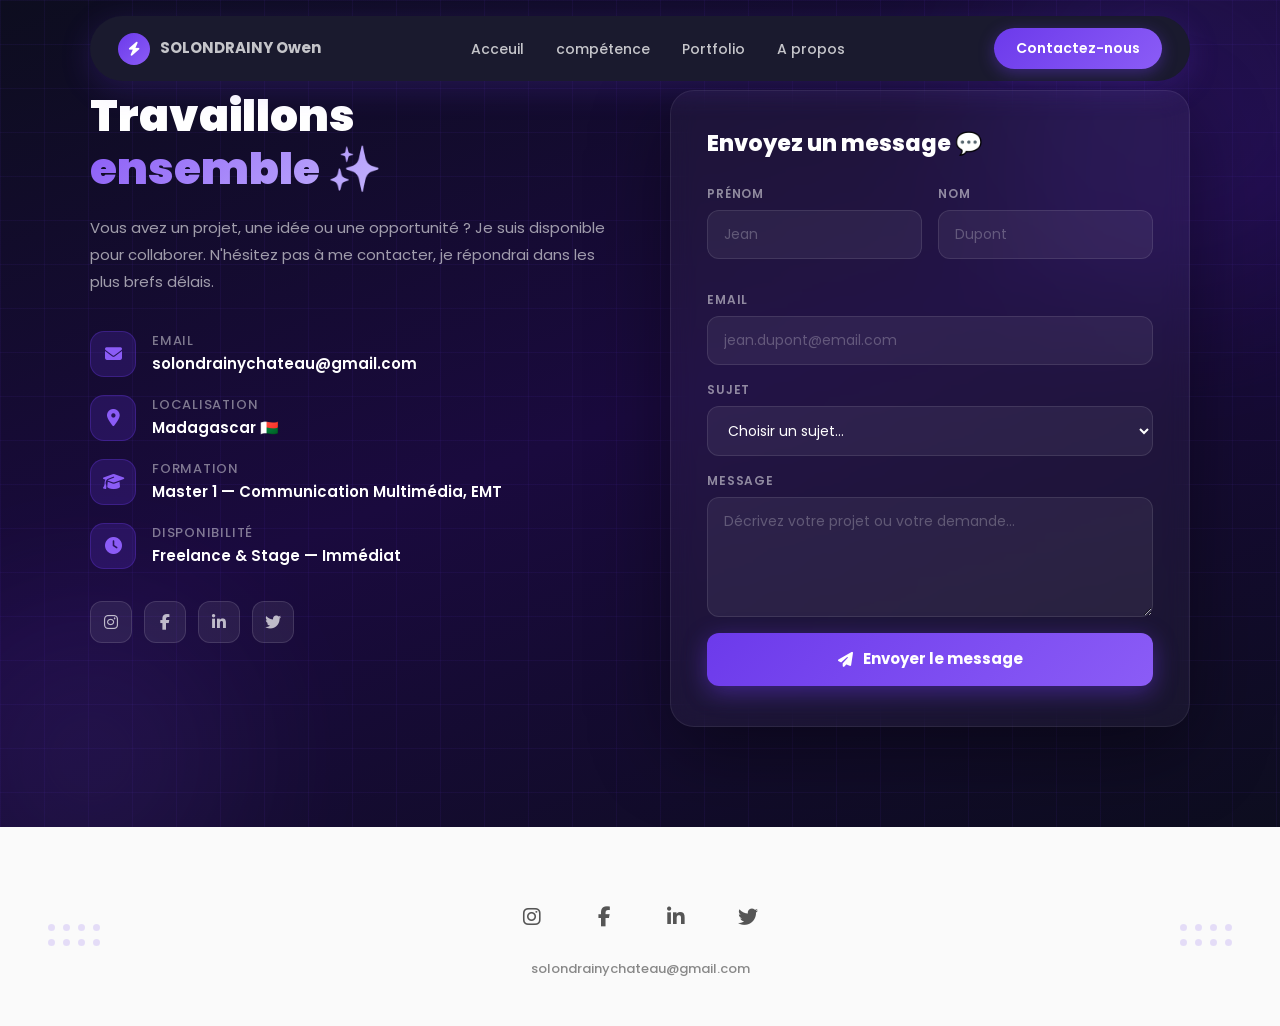
<file: contact.html>
<!DOCTYPE html>
<html lang="fr">
<head>
<meta charset="UTF-8" />
<meta name="viewport" content="width=device-width, initial-scale=1.0" />
<title>Contact — SOLONDRAINY Owen</title>
<link href="https://fonts.googleapis.com/css2?family=Poppins:wght@400;500;600;700;800;900&family=Inter:wght@400;500;600&display=swap" rel="stylesheet" />
<link rel="stylesheet" href="https://cdnjs.cloudflare.com/ajax/libs/font-awesome/6.5.0/css/all.min.css" />
<link rel="stylesheet" href="https://cdn.jsdelivr.net/npm/bootstrap@5.3.3/dist/css/bootstrap.min.css" integrity="sha384-QWTKZyjpPEjISv5WaRU9OFeRpok6YctnYmDr5pNlyT2bRjXh0JMhjY6hW+ALEwIH" crossorigin="anonymous" />
<link rel="stylesheet" href="style.css" />
</head>
<body>
<!-- NAVBAR -->
<nav>
  <a href="#" class="nav-logo">
    <div class="logo-icon"><i class="fas fa-bolt"></i></div>
    SOLONDRAINY Owen
  </a>
  <ul class="nav-links" id="navLinks">
    <li><a href="index.html">Acceuil</a></li>
    <li><a href="competences.html">compétence</a></li>
    <li><a href="portfolio.html">Portfolio</a></li>
    <li><a href="about.html">A propos</a></li>
  
  </ul>
  <a href="contact.html" class="nav-cta">Contactez-nous</a>
  <button class="nav-hamburger" id="hamburger" aria-label="Menu">
    <span></span><span></span><span></span>
  </button>
</nav>
<!-- SVG GRADIENT DEFINITION -->
<svg width="0" height="0" style="position:absolute">
  <defs>
    <linearGradient id="purpleGrad" x1="0%" y1="0%" x2="100%" y2="100%">
      <stop offset="0%" style="stop-color:#6C3AEB"/>
      <stop offset="100%" style="stop-color:#8B5CF6"/>
    </linearGradient>
  </defs>
</svg>
<!-- CONTACT -->
<section id="contact">
  <!-- Glow orbs -->
  <div class="glow-orb" style="width:400px;height:400px;background:#6C3AEB;top:-100px;right:-100px;opacity:0.12;"></div>
  <div class="glow-orb" style="width:300px;height:300px;background:#8B5CF6;bottom:-80px;left:-60px;opacity:0.1;"></div>

  <div class="contact-inner">
    <!-- LEFT: info -->
    <div class="contact-left fade-up">
      <h2>Travaillons<br><span>ensemble ✨</span></h2>
      <p>Vous avez un projet, une idée ou une opportunité ? Je suis disponible pour collaborer. N'hésitez pas à me contacter, je répondrai dans les plus brefs délais.</p>

      <div class="contact-info-list">
        <div class="contact-info-item">
          <div class="contact-info-icon"><i class="fas fa-envelope"></i></div>
          <div class="contact-info-text">
            <strong>Email</strong>
            <a href="mailto:solondrainychateau@gmail.com">solondrainychateau@gmail.com</a>
          </div>
        </div>
        <div class="contact-info-item">
          <div class="contact-info-icon"><i class="fas fa-map-marker-alt"></i></div>
          <div class="contact-info-text">
            <strong>Localisation</strong>
            <span>Madagascar 🇲🇬</span>
          </div>
        </div>
        <div class="contact-info-item">
          <div class="contact-info-icon"><i class="fas fa-graduation-cap"></i></div>
          <div class="contact-info-text">
            <strong>Formation</strong>
            <span>Master 1 — Communication Multimédia, EMT</span>
          </div>
        </div>
        <div class="contact-info-item">
          <div class="contact-info-icon"><i class="fas fa-clock"></i></div>
          <div class="contact-info-text">
            <strong>Disponibilité</strong>
            <span>Freelance & Stage — Immédiat</span>
          </div>
        </div>
      </div>

      <!-- Social -->
      <div class="contact-socials">
        <a href="#" class="contact-social-btn" aria-label="Instagram"><i class="fab fa-instagram"></i></a>
        <a href="#" class="contact-social-btn" aria-label="Facebook"><i class="fab fa-facebook-f"></i></a>
        <a href="#" class="contact-social-btn" aria-label="LinkedIn"><i class="fab fa-linkedin-in"></i></a>
        <a href="#" class="contact-social-btn" aria-label="Twitter"><i class="fab fa-twitter"></i></a>
      </div>
    </div>

    <!-- RIGHT: form -->
    <div class="contact-form fade-up delay-2">
      <h3>Envoyez un message 💬</h3>

      <div class="form-row">
        <div class="form-group">
          <label>Prénom</label>
          <input type="text" id="firstName" placeholder="Jean" />
        </div>
        <div class="form-group">
          <label>Nom</label>
          <input type="text" id="lastName" placeholder="Dupont" />
        </div>
      </div>

      <div class="form-group">
        <label>Email</label>
        <input type="email" id="emailInput" placeholder="jean.dupont@email.com" />
      </div>

      <div class="form-group">
        <label>Sujet</label>
        <select id="subjectSelect">
          <option value="" disabled selected>Choisir un sujet…</option>
          <option>Projet Web</option>
          <option>Design Graphique</option>
          <option>Photographie</option>
          <option>Collaboration</option>
          <option>Stage / Alternance</option>
          <option>Autre</option>
        </select>
      </div>

      <div class="form-group">
        <label>Message</label>
        <textarea id="messageInput" placeholder="Décrivez votre projet ou votre demande…"></textarea>
      </div>

      <button class="form-submit" id="submitBtn" onclick="handleSubmit()">
        <i class="fas fa-paper-plane"></i>
        Envoyer le message
      </button>
    </div>
  </div>
</section>
<!-- Toast notification -->
<div class="toast" id="toast">
  <i class="fas fa-check-circle"></i>
  Message envoyé avec succès !
</div>

<!-- FOOTER -->
<footer>
  <div class="footer-inner" style="position:relative;padding:20px 0 16px;">
    <!-- Dots left -->
    <div style="position:absolute;left:0;top:50%;transform:translateY(-50%);display:grid;grid-template-columns:repeat(4,1fr);gap:8px;opacity:0.15;">
      <span style="display:block;width:7px;height:7px;background:var(--purple);border-radius:50%;"></span>
      <span style="display:block;width:7px;height:7px;background:var(--purple);border-radius:50%;"></span>
      <span style="display:block;width:7px;height:7px;background:var(--purple);border-radius:50%;"></span>
      <span style="display:block;width:7px;height:7px;background:var(--purple);border-radius:50%;"></span>
      <span style="display:block;width:7px;height:7px;background:var(--purple);border-radius:50%;"></span>
      <span style="display:block;width:7px;height:7px;background:var(--purple);border-radius:50%;"></span>
      <span style="display:block;width:7px;height:7px;background:var(--purple);border-radius:50%;"></span>
      <span style="display:block;width:7px;height:7px;background:var(--purple);border-radius:50%;"></span>
    </div>
    <!-- Dots right -->
    <div style="position:absolute;right:0;top:50%;transform:translateY(-50%);display:grid;grid-template-columns:repeat(4,1fr);gap:8px;opacity:0.15;">
      <span style="display:block;width:7px;height:7px;background:var(--purple);border-radius:50%;"></span>
      <span style="display:block;width:7px;height:7px;background:var(--purple);border-radius:50%;"></span>
      <span style="display:block;width:7px;height:7px;background:var(--purple);border-radius:50%;"></span>
      <span style="display:block;width:7px;height:7px;background:var(--purple);border-radius:50%;"></span>
      <span style="display:block;width:7px;height:7px;background:var(--purple);border-radius:50%;"></span>
      <span style="display:block;width:7px;height:7px;background:var(--purple);border-radius:50%;"></span>
      <span style="display:block;width:7px;height:7px;background:var(--purple);border-radius:50%;"></span>
      <span style="display:block;width:7px;height:7px;background:var(--purple);border-radius:50%;"></span>
    </div>

    <div class="footer-social">
      <a href="#" aria-label="Instagram"><i class="fab fa-instagram"></i></a>
      <a href="#" aria-label="Facebook"><i class="fab fa-facebook-f"></i></a>
      <a href="#" aria-label="LinkedIn"><i class="fab fa-linkedin-in"></i></a>
      <a href="#" aria-label="Twitter"><i class="fab fa-twitter"></i></a>
    </div>
    <div class="footer-email">solondrainychateau@gmail.com</div>
  </div>
</footer>
<script src="script.js"></script>
</body>
</html>
</file>
<file: style.css>
*, *::before, *::after { box-sizing: border-box; margin: 0; padding: 0; }

  :root {
    --purple: #6C3AEB;
    --purple-light: #8B5CF6;
    --purple-dark: #4C1D95;
    --purple-glow: rgba(108,58,235,0.25);
    --bg-dark: #0F0F1A;
    --bg-dark2: #141428;
    --white: #ffffff;
    --text-gray: #6B7280;
    --text-dark: #1a1a2e;
    --card-bg: #ffffff;
    --circle-track: #E8E4FA;
    --circle-fill: #6C3AEB;
  }

  html { scroll-behavior: smooth; }

  body {
    font-family: 'Poppins', sans-serif;
    background: #fafafa;
    color: #1a1a2e;
    overflow-x: hidden;
  }

  /* ========== NAVBAR ========== */
  nav {
    position: fixed;
    top: 16px;
    left: 50%;
    transform: translateX(-50%);
    width: calc(100% - 48px);
    max-width: 1100px;
    background: #1a1a2e;
    border-radius: 50px;
    padding: 12px 28px;
    display: flex;
    align-items: center;
    justify-content: space-between;
    z-index: 1000;
    box-shadow: 0 8px 32px rgba(108,58,235,0.2);
  }

  .nav-logo {
    display: flex;
    align-items: center;
    gap: 10px;
    color: white;
    font-weight: 700;
    font-size: 15px;
    text-decoration: none;
  }

  .nav-logo .logo-icon {
    width: 32px;
    height: 32px;
    background: linear-gradient(135deg, #6C3AEB, #8B5CF6);
    border-radius: 50%;
    display: flex;
    align-items: center;
    justify-content: center;
    color: white;
    font-size: 14px;
  }

  .nav-links {
    display: flex;
    gap: 32px;
    list-style: none;
  }

  .nav-links a {
    color: rgba(255,255,255,0.75);
    text-decoration: none;
    font-size: 14px;
    font-weight: 500;
    transition: color 0.3s;
    position: relative;
  }

  .nav-links a:hover { color: white; }

  .nav-links a::after {
    content: '';
    position: absolute;
    bottom: -3px;
    left: 0;
    width: 0;
    height: 2px;
    background: var(--purple-light);
    transition: width 0.3s;
    border-radius: 2px;
  }

  .nav-links a:hover::after { width: 100%; }

  .nav-cta {
    background: linear-gradient(135deg, #6C3AEB, #8B5CF6);
    color: white;
    border: none;
    padding: 10px 22px;
    border-radius: 50px;
    font-size: 14px;
    font-weight: 600;
    cursor: pointer;
    text-decoration: none;
    transition: transform 0.2s, box-shadow 0.2s;
    box-shadow: 0 4px 16px rgba(108,58,235,0.4);
  }

  .nav-cta:hover {
    transform: translateY(-2px);
    box-shadow: 0 8px 24px rgba(108,58,235,0.5);
  }

  .nav-hamburger {
    display: none;
    flex-direction: column;
    gap: 5px;
    cursor: pointer;
    background: none;
    border: none;
    padding: 4px;
  }

  .nav-hamburger span {
    display: block;
    width: 24px;
    height: 2px;
    background: white;
    border-radius: 2px;
    transition: all 0.3s;
  }

  /* ========== HERO ========== */
  #hero {
    min-height: 100vh;
    display: flex;
    align-items: center;
    padding: 100px 48px 60px;
    max-width: 1200px;
    margin: 0 auto;
    position: relative;
  }

  .hero-content {
    display: flex;
    align-items: center;
    justify-content: space-between;
    width: 100%;
    gap: 40px;
  }

  .hero-left {
    flex: 1;
    max-width: 520px;
  }

  .hero-deco-line {
    display: flex;
    gap: 6px;
    margin-bottom: 20px;
  }

  .hero-deco-line span {
    display: inline-block;
    width: 3px;
    border-radius: 3px;
  }

  .hero-deco-line span:nth-child(1) { height: 22px; background: #1a1a2e; transform: rotate(-20deg); }
  .hero-deco-line span:nth-child(2) { height: 16px; background: #1a1a2e; transform: rotate(-20deg); margin-top: 4px; }

  .hero-title {
    font-size: clamp(32px, 4vw, 52px);
    font-weight: 900;
    line-height: 1.15;
    color: #1a1a2e;
    margin-bottom: 18px;
  }

  .hero-subtitle {
    font-size: 14px;
    line-height: 1.7;
    color: #555;
    font-weight: 400;
    margin-bottom: 32px;
    max-width: 440px;
  }

  .hero-btn {
    display: inline-flex;
    align-items: center;
    gap: 10px;
    background: linear-gradient(135deg, #6C3AEB, #8B5CF6);
    color: white;
    padding: 14px 28px;
    border-radius: 50px;
    text-decoration: none;
    font-weight: 600;
    font-size: 15px;
    transition: transform 0.2s, box-shadow 0.2s;
    box-shadow: 0 6px 20px rgba(108,58,235,0.4);
  }

  .hero-btn:hover {
    transform: translateY(-3px);
    box-shadow: 0 12px 32px rgba(108,58,235,0.5);
  }

  .hero-arrow {
    display: inline-block;
    margin-left: 16px;
    margin-top: 8px;
  }

  .hero-right {
    flex: 1;
    display: flex;
    justify-content: center;
    align-items: center;
    position: relative;
    min-height: 380px;
  }

  /* Illustration mockup */
  .hero-illustration {
    position: relative;
    width: 400px;
    height: 340px;
    animation: float 4s ease-in-out infinite;
  }

  @keyframes float {
    0%, 100% { transform: translateY(0); }
    50% { transform: translateY(-14px); }
  }

  .mock-window {
    position: absolute;
    top: 20px;
    right: 0;
    width: 280px;
    height: 210px;
    background: white;
    border-radius: 16px;
    box-shadow: 0 20px 60px rgba(0,0,0,0.12);
    overflow: hidden;
  }

  .mock-titlebar {
    background: #f0f0f5;
    height: 32px;
    display: flex;
    align-items: center;
    padding: 0 12px;
    gap: 6px;
  }

  .mock-titlebar span {
    width: 10px;
    height: 10px;
    border-radius: 50%;
    background: #ddd;
  }

  .mock-titlebar span:nth-child(1) { background: #FF5F57; }
  .mock-titlebar span:nth-child(2) { background: #FFBD2E; }
  .mock-titlebar span:nth-child(3) { background: #28C840; }

  .mock-body {
    padding: 16px;
  }

  /* Mini chart */
  .mini-chart {
    width: 100%;
    height: 100px;
  }

  /* Character figure */
  .hero-char {
    position: absolute;
    bottom: 0;
    left: 40px;
    width: 160px;
    height: 200px;
  }

  /* Tree decorations */
  .hero-trees {
    position: absolute;
    bottom: 0;
    right: 20px;
    display: flex;
    gap: 8px;
    align-items: flex-end;
  }

  .tree {
    display: flex;
    flex-direction: column;
    align-items: center;
    gap: 2px;
  }

  .tree-top { border-radius: 50% 50% 0 0; }
  .tree-trunk { width: 8px; background: #8B6914; border-radius: 2px; }

  /* Decorative dots */
  .hero-dots {
    position: absolute;
    width: 80px;
    height: 80px;
    display: grid;
    grid-template-columns: repeat(4,1fr);
    gap: 6px;
  }

  .hero-dots span {
    width: 6px;
    height: 6px;
    background: var(--purple-light);
    border-radius: 50%;
    opacity: 0.5;
  }

  .dots-tr { top: 20px; right: -20px; }
  .dots-bl { bottom: 40px; left: -30px; }

  /* Page background blobs */
  .blob {
    position: absolute;
    border-radius: 50%;
    filter: blur(60px);
    opacity: 0.15;
    pointer-events: none;
    z-index: -1;
  }

  .blob-1 { width: 400px; height: 400px; background: #6C3AEB; top: 80px; right: -80px; }
  .blob-2 { width: 300px; height: 300px; background: #8B5CF6; top: 300px; left: 100px; }

  /* ========== COMPETENCES ========== */
  #competences {
    padding: 80px 48px;
    background: linear-gradient(180deg, #fafafa 0%, #f0ecff 100%);
    position: relative;
  }

  .section-header {
    display: flex;
    align-items: center;
    gap: 12px;
    margin-bottom: 60px;
  }

  .section-header h2 {
    font-size: clamp(28px, 4vw, 42px);
    font-weight: 800;
    color: var(--purple);
  }

  .section-deco {
    display: flex;
    gap: 4px;
    align-items: center;
  }

  .section-deco span {
    display: inline-block;
    background: var(--purple);
    border-radius: 3px;
    opacity: 0.5;
  }

  .skills-grid {
    display: grid;
    grid-template-columns: repeat(4, 1fr);
    gap: 40px 20px;
    max-width: 900px;
    margin: 0 auto;
  }

  .skill-item {
    display: flex;
    flex-direction: column;
    align-items: center;
    gap: 14px;
    transition: transform 0.25s;
  }

  .skill-item:hover { transform: scale(1.06); }

  .circle-container {
    position: relative;
    width: 110px;
    height: 110px;
  }

  .circle-container svg {
    transform: rotate(-90deg);
    width: 110px;
    height: 110px;
  }

  .circle-track {
    fill: none;
    stroke: #E8E4FA;
    stroke-width: 8;
  }

  .circle-fill {
    fill: none;
    stroke: url(#purpleGrad);
    stroke-width: 8;
    stroke-linecap: round;
    stroke-dasharray: 283;
    stroke-dashoffset: 283;
    transition: stroke-dashoffset 1.4s cubic-bezier(0.4,0,0.2,1);
  }

  .circle-label {
    position: absolute;
    inset: 0;
    display: flex;
    align-items: center;
    justify-content: center;
    font-size: 22px;
    font-weight: 800;
    color: #1a1a2e;
  }

  .skill-name {
    font-size: 13px;
    font-weight: 600;
    color: #444;
    text-align: center;
    line-height: 1.4;
  }

  /* Background dots */
  .comp-dots {
    position: absolute;
    display: grid;
    grid-template-columns: repeat(5,1fr);
    gap: 8px;
    opacity: 0.2;
  }

  .comp-dots span {
    width: 6px;
    height: 6px;
    background: var(--purple);
    border-radius: 50%;
    display: block;
  }

  /* ========== ABOUT ========== */
  #about {
    background: #0F0F1A;
    padding: 80px 48px 100px;
    position: relative;
    overflow: hidden;
  }

  #about::before {
    content: '';
    position: absolute;
    inset: 0;
    background-image: 
      linear-gradient(rgba(108,58,235,0.06) 1px, transparent 1px),
      linear-gradient(90deg, rgba(108,58,235,0.06) 1px, transparent 1px);
    background-size: 40px 40px;
  }

  .about-title {
    text-align: center;
    font-size: clamp(28px, 4vw, 40px);
    font-weight: 800;
    color: white;
    margin-bottom: 70px;
    position: relative;
    z-index: 1;
  }

  /* Decorative corners */
  .about-corner-dots {
    position: absolute;
    display: grid;
    grid-template-columns: repeat(4,1fr);
    gap: 8px;
    opacity: 0.3;
    z-index: 1;
  }

  .about-corner-dots span {
    width: 8px;
    height: 8px;
    background: white;
    border-radius: 50%;
    display: block;
  }

  .about-corner-dots.tl { top: 100px; left: 40px; }
  .about-corner-dots.br { bottom: 80px; right: 40px; }

  /* Deco lines */
  .about-deco-line {
    position: absolute;
    background: rgba(255,255,255,0.3);
    border-radius: 3px;
    z-index: 1;
  }

  .about-cards-wrapper {
    display: flex;
    justify-content: center;
    align-items: center;
    position: relative;
    z-index: 2;
    gap: 0;
    padding: 20px 0 40px;
  }

  /* Side cards */
  .about-card-side {
    background: white;
    border-radius: 24px;
    width: 260px;
    padding: 40px 30px;
    text-align: center;
    box-shadow: 0 20px 60px rgba(0,0,0,0.3);
    position: relative;
    z-index: 1;
    transition: transform 0.3s, box-shadow 0.3s;
  }

  .about-card-side:first-child { margin-right: -30px; }
  .about-card-side:last-child { margin-left: -30px; }

  .about-card-side:hover {
    transform: translateY(-6px);
    box-shadow: 0 30px 80px rgba(0,0,0,0.4);
  }

  .about-card-icon {
    width: 56px;
    height: 56px;
    border-radius: 16px;
    display: flex;
    align-items: center;
    justify-content: center;
    margin: 0 auto 20px;
    font-size: 24px;
  }

  .about-card-icon.purple-bg {
    background: linear-gradient(135deg, #6C3AEB22, #8B5CF622);
  }

  .about-card-percent {
    font-size: 52px;
    font-weight: 900;
    color: #1a1a2e;
    line-height: 1;
    margin-bottom: 8px;
  }

  .about-card-label {
    font-size: 16px;
    font-weight: 600;
    color: #555;
  }

  /* Center card */
  .about-card-center {
    background: linear-gradient(160deg, #6C3AEB, #4C1D95);
    border-radius: 24px;
    width: 240px;
    padding: 48px 30px;
    text-align: center;
    box-shadow: 0 30px 80px rgba(108,58,235,0.6), 0 0 60px rgba(108,58,235,0.3);
    position: relative;
    z-index: 3;
    transition: transform 0.3s;
  }

  .about-card-center:hover { transform: translateY(-8px) scale(1.02); }

  /* Flag on top of center card */
  .flag-container {
    position: absolute;
    top: -40px;
    left: 50%;
    transform: translateX(-50%);
    width: 80px;
    height: 50px;
    border-radius: 8px;
    overflow: hidden;
    box-shadow: 0 4px 20px rgba(0,0,0,0.3);
  }

  .flag-green { width: 100%; height: 33.33%; background: #008000; }
  .flag-white { width: 100%; height: 33.33%; background: white; position: relative; }
  .flag-white::after {
    content: '';
    position: absolute;
    left: 50%;
    top: 50%;
    transform: translate(-50%, -50%);
    width: 18px;
    height: 18px;
    border-radius: 50%;
    background: #CC0000;
  }
  .flag-red { width: 100%; height: 33.33%; background: #CC0000; }

  .center-percent {
    font-size: 52px;
    font-weight: 900;
    color: white;
    line-height: 1;
    margin-bottom: 8px;
    margin-top: 20px;
  }

  .center-label {
    font-size: 16px;
    font-weight: 700;
    color: rgba(255,255,255,0.9);
  }

  /* Decorative elements in about */
  .about-slash {
    position: absolute;
    width: 3px;
    height: 30px;
    background: white;
    opacity: 0.4;
    border-radius: 3px;
    z-index: 1;
  }

  /* ========== PORTFOLIO ========== */
  #portfolio {
    padding: 80px 48px;
    background: white;
    position: relative;
    overflow: hidden;
  }

  /* Wave top */
  #portfolio::before {
    content: '';
    position: absolute;
    top: -60px;
    left: 0;
    width: 100%;
    height: 120px;
    background: #0F0F1A;
    clip-path: ellipse(55% 100% at 50% 0%);
  }

  .portfolio-header {
    margin-bottom: 50px;
    position: relative;
    z-index: 1;
  }

  .portfolio-header h2 {
    font-size: clamp(28px, 4vw, 42px);
    font-weight: 800;
    color: var(--purple);
    display: inline-block;
    position: relative;
  }

  .portfolio-underline {
    position: absolute;
    bottom: -6px;
    left: 0;
    width: 80%;
    height: 3px;
    background: linear-gradient(90deg, var(--purple), transparent);
    border-radius: 3px;
  }

  .portfolio-grid {
    display: grid;
    grid-template-columns: repeat(3, 1fr);
    gap: 28px;
    position: relative;
    z-index: 1;
  }

  .portfolio-card {
    border-radius: 16px;
    overflow: hidden;
    background: white;
    box-shadow: 0 4px 24px rgba(0,0,0,0.08);
    transition: transform 0.3s, box-shadow 0.3s;
    cursor: pointer;
  }

  .portfolio-card:hover {
    transform: translateY(-6px);
    box-shadow: 0 16px 48px rgba(108,58,235,0.15);
  }

  .portfolio-card-img {
    width: 100%;
    height: 200px;
    overflow: hidden;
    position: relative;
  }

  .portfolio-card-img .img-placeholder {
    background-image: url(images/Actualites.jpeg);
    width: 100%;
    height: 200px;
    display: flex;
    justify-content: center;
    font-size: 48px;
    transition: transform 0.4s;
    
  }

  .portfolio-card:hover .img-placeholder { transform: scale(1.05); }

  .portfolio-card-body {
    padding: 18px 20px;
  }

  .portfolio-card-title {
    font-size: 15px;
    font-weight: 700;
    color: var(--purple);
    margin-bottom: 4px;
  }

  .portfolio-card-sub {
    font-size: 12px;
    color: #888;
    font-weight: 500;
  }

  /* Portfolio bg dots */
  .portfolio-dots {
    position: absolute;
    display: grid;
    grid-template-columns: repeat(4,1fr);
    gap: 8px;
    opacity: 0.15;
  }

  .portfolio-dots span {
    width: 7px;
    height: 7px;
    background: var(--purple);
    border-radius: 50%;
    display: block;
  }

  /* ========== CONTACT ========== */
  #contact {
    padding: 90px 48px 100px;
    background: linear-gradient(160deg, #0d0d1f 0%, #1a0a3e 50%, #0d0d1f 100%);
    position: relative;
    overflow: hidden;
  }

  #contact::before {
    content: '';
    position: absolute;
    inset: 0;
    background-image:
      linear-gradient(rgba(108,58,235,0.07) 1px, transparent 1px),
      linear-gradient(90deg, rgba(108,58,235,0.07) 1px, transparent 1px);
    background-size: 44px 44px;
  }

  /* Glow orbs */
  #contact .glow-orb {
    position: absolute;
    border-radius: 50%;
    filter: blur(80px);
    pointer-events: none;
  }

  .contact-inner {
    max-width: 1100px;
    margin: 0 auto;
    display: grid;
    grid-template-columns: 1fr 1fr;
    gap: 60px;
    align-items: start;
    position: relative;
    z-index: 2;
  }

  .contact-left h2 {
    font-size: clamp(28px, 3.5vw, 44px);
    font-weight: 900;
    color: white;
    line-height: 1.2;
    margin-bottom: 18px;
  }

  .contact-left h2 span {
    background: linear-gradient(135deg, #8B5CF6, #C4B5FD);
    -webkit-background-clip: text;
    -webkit-text-fill-color: transparent;
    background-clip: text;
  }

  .contact-left p {
    font-size: 15px;
    color: rgba(255,255,255,0.6);
    line-height: 1.8;
    margin-bottom: 36px;
  }

  .contact-info-list {
    display: flex;
    flex-direction: column;
    gap: 18px;
  }

  .contact-info-item {
    display: flex;
    align-items: center;
    gap: 16px;
  }

  .contact-info-icon {
    width: 46px;
    height: 46px;
    border-radius: 14px;
    background: rgba(108,58,235,0.2);
    border: 1px solid rgba(108,58,235,0.3);
    display: flex;
    align-items: center;
    justify-content: center;
    color: #8B5CF6;
    font-size: 17px;
    flex-shrink: 0;
    transition: background 0.3s, transform 0.2s;
  }

  .contact-info-item:hover .contact-info-icon {
    background: rgba(108,58,235,0.35);
    transform: scale(1.08);
  }

  .contact-info-text strong {
    display: block;
    font-size: 13px;
    color: rgba(255,255,255,0.45);
    font-weight: 500;
    margin-bottom: 2px;
    text-transform: uppercase;
    letter-spacing: 0.06em;
  }

  .contact-info-text a,
  .contact-info-text span {
    font-size: 15px;
    color: white;
    font-weight: 600;
    text-decoration: none;
    transition: color 0.2s;
  }

  .contact-info-text a:hover { color: #C4B5FD; }

  /* Form */
  .contact-form {
    background: rgba(255,255,255,0.04);
    border: 1px solid rgba(255,255,255,0.08);
    border-radius: 24px;
    padding: 40px 36px;
    backdrop-filter: blur(12px);
    box-shadow: 0 24px 80px rgba(0,0,0,0.4);
  }

  .contact-form h3 {
    font-size: 22px;
    font-weight: 800;
    color: white;
    margin-bottom: 28px;
  }

  .form-row {
    display: grid;
    grid-template-columns: 1fr 1fr;
    gap: 16px;
    margin-bottom: 16px;
  }

  .form-group {
    display: flex;
    flex-direction: column;
    gap: 7px;
    margin-bottom: 16px;
  }

  .form-group.full { grid-column: 1 / -1; }

  .form-group label {
    font-size: 12px;
    font-weight: 600;
    color: rgba(255,255,255,0.5);
    text-transform: uppercase;
    letter-spacing: 0.07em;
  }

  .form-group input,
  .form-group textarea,
  .form-group select {
    background: rgba(255,255,255,0.06);
    border: 1px solid rgba(255,255,255,0.1);
    border-radius: 12px;
    padding: 13px 16px;
    color: white;
    font-size: 14px;
    font-family: 'Poppins', sans-serif;
    outline: none;
    transition: border-color 0.3s, background 0.3s, box-shadow 0.3s;
    width: 100%;
  }

  .form-group input::placeholder,
  .form-group textarea::placeholder {
    color: rgba(255,255,255,0.25);
  }

  .form-group input:focus,
  .form-group textarea:focus,
  .form-group select:focus {
    border-color: rgba(108,58,235,0.7);
    background: rgba(108,58,235,0.08);
    box-shadow: 0 0 0 3px rgba(108,58,235,0.15);
  }

  .form-group textarea {
    resize: vertical;
    min-height: 120px;
  }

  .form-group select option { background: #1a1a2e; color: white; }

  .form-submit {
    width: 100%;
    padding: 15px;
    background: linear-gradient(135deg, #6C3AEB, #8B5CF6);
    color: white;
    border: none;
    border-radius: 12px;
    font-size: 15px;
    font-weight: 700;
    font-family: 'Poppins', sans-serif;
    cursor: pointer;
    display: flex;
    align-items: center;
    justify-content: center;
    gap: 10px;
    transition: transform 0.2s, box-shadow 0.2s;
    box-shadow: 0 6px 24px rgba(108,58,235,0.45);
    margin-top: 8px;
  }

  .form-submit:hover {
    transform: translateY(-3px);
    box-shadow: 0 14px 40px rgba(108,58,235,0.55);
  }

  .form-submit:active { transform: translateY(0); }

  /* Success toast */
  .toast {
    position: fixed;
    bottom: 30px;
    right: 30px;
    background: linear-gradient(135deg, #6C3AEB, #8B5CF6);
    color: white;
    padding: 14px 24px;
    border-radius: 14px;
    font-weight: 600;
    font-size: 14px;
    display: flex;
    align-items: center;
    gap: 10px;
    box-shadow: 0 8px 30px rgba(108,58,235,0.5);
    z-index: 9999;
    transform: translateY(100px);
    opacity: 0;
    transition: transform 0.4s cubic-bezier(0.34,1.56,0.64,1), opacity 0.4s;
  }

  .toast.show { transform: translateY(0); opacity: 1; }

  /* Social badges */
  .contact-socials {
    display: flex;
    gap: 12px;
    margin-top: 32px;
  }

  .contact-social-btn {
    width: 42px;
    height: 42px;
    border-radius: 12px;
    background: rgba(255,255,255,0.07);
    border: 1px solid rgba(255,255,255,0.12);
    display: flex;
    align-items: center;
    justify-content: center;
    color: rgba(255,255,255,0.7);
    font-size: 16px;
    text-decoration: none;
    transition: background 0.3s, color 0.3s, transform 0.2s;
  }

  .contact-social-btn:hover {
    background: rgba(108,58,235,0.3);
    color: white;
    transform: translateY(-3px);
  }

  @media (max-width: 900px) {
    #contact { padding: 70px 24px 80px; }
    .contact-inner { grid-template-columns: 1fr; gap: 40px; }
    .form-row { grid-template-columns: 1fr; }
    .contact-form { padding: 28px 20px; }
  }

  /* ========== FOOTER ========== */
  footer {
    background: #fafafa;
    padding: 48px 48px 32px;
    text-align: center;
  }

  .footer-social {
    display: flex;
    justify-content: center;
    gap: 28px;
    margin-bottom: 20px;
  }

  .footer-social a {
    width: 44px;
    height: 44px;
    border-radius: 50%;
    display: flex;
    align-items: center;
    justify-content: center;
    color: #555;
    font-size: 20px;
    text-decoration: none;
    transition: color 0.3s, transform 0.2s;
  }

  .footer-social a:hover {
    color: var(--purple);
    transform: translateY(-3px);
  }

  .footer-email {
    font-size: 13px;
    color: #888;
    font-weight: 500;
  }

  .footer-dots-br {
    position: absolute;
    right: 40px;
    display: grid;
    grid-template-columns: repeat(4,1fr);
    gap: 8px;
    opacity: 0.2;
  }

  .footer-dots-br span {
    width: 7px;
    height: 7px;
    background: var(--purple);
    border-radius: 50%;
    display: block;
  }

  .footer-dots-bl {
    position: absolute;
    left: 40px;
    display: grid;
    grid-template-columns: repeat(4,1fr);
    gap: 8px;
    opacity: 0.2;
  }

  .footer-dots-bl span {
    width: 7px;
    height: 7px;
    background: var(--purple);
    border-radius: 50%;
    display: block;
  }

  footer .footer-inner {
    position: relative;
  }

  /* ========== FADE-IN ANIMATIONS ========== */
  .fade-up {
    opacity: 0;
    transform: translateY(30px);
    transition: opacity 0.6s ease, transform 0.6s ease;
  }

  .fade-up.visible {
    opacity: 1;
    transform: translateY(0);
  }

  /* Stagger delays */
  .delay-1 { transition-delay: 0.1s; }
  .delay-2 { transition-delay: 0.2s; }
  .delay-3 { transition-delay: 0.3s; }
  .delay-4 { transition-delay: 0.4s; }

  /* ========== RESPONSIVE ========== */
  @media (max-width: 900px) {
    nav { width: calc(100% - 24px); top: 10px; padding: 10px 20px; }
    .nav-links { display: none; }
    .nav-hamburger { display: flex; }

    #hero { padding: 100px 24px 60px; }
    .hero-content { flex-direction: column; text-align: center; }
    .hero-left { max-width: 100%; }
    .hero-right { width: 100%; }
    .hero-illustration { width: 300px; height: 260px; }
    .mock-window { width: 220px; height: 170px; }

    .skills-grid { grid-template-columns: repeat(2, 1fr); gap: 32px 16px; }
    #competences { padding: 60px 24px; }

    #about { padding: 60px 24px 80px; }
    .about-cards-wrapper { 
      flex-direction: column; 
      align-items: center;
      gap: 16px;
      padding: 40px 0 20px;
    }
    .about-card-side:first-child { margin-right: 0; }
    .about-card-side:last-child { margin-left: 0; }
    .about-card-center { order: -1; margin-bottom: 8px; }

    #portfolio { padding: 80px 24px 60px; }
    .portfolio-grid { grid-template-columns: 1fr; }

    footer { padding: 40px 24px 24px; }
  }

  @media (max-width: 480px) {
    .hero-illustration { width: 260px; height: 220px; }
    .circle-container { width: 90px; height: 90px; }
    .circle-container svg { width: 90px; height: 90px; }
    .circle-label { font-size: 18px; }
    .about-card-side { width: 100%; max-width: 300px; }
    .about-card-center { width: 100%; max-width: 280px; }
  }

  /* ========== CONTACT ========== */
  #contact {
   
    padding: 90px 48px 100px;
    position: relative;
    overflow: hidden;
  }

  .contact-wrapper {
    max-width: 1060px;
    margin: 0 auto;
    display: grid;
    grid-template-columns: 1fr 1fr;
    gap: 60px;
    align-items: start;
  }

  /* Left info col */
  .contact-info h2 {
    font-size: clamp(28px, 3.5vw, 42px);
    font-weight: 900;
    color: #1a1a2e;
    margin-bottom: 16px;
    line-height: 1.2;
  }

  .contact-info h2 span { color: var(--purple); }

  .contact-info p {
    font-size: 14.5px;
    color: #666;
    line-height: 1.75;
    margin-bottom: 36px;
    max-width: 400px;
  }

  .contact-details {
    display: flex;
    flex-direction: column;
    gap: 18px;
  }

  .contact-detail-item {
    display: flex;
    align-items: center;
    gap: 16px;
  }

  .contact-detail-icon {
    width: 48px;
    height: 48px;
    border-radius: 14px;
    background: linear-gradient(135deg, #6C3AEB18, #8B5CF618);
    border: 1.5px solid #6C3AEB30;
    display: flex;
    align-items: center;
    justify-content: center;
    color: var(--purple);
    font-size: 18px;
    flex-shrink: 0;
    transition: background 0.3s, transform 0.2s;
  }

  .contact-detail-item:hover .contact-detail-icon {
    background: linear-gradient(135deg, #6C3AEB, #8B5CF6);
    color: white;
    transform: scale(1.08);
  }

  .contact-detail-text strong {
    display: block;
    font-size: 13px;
    font-weight: 700;
    color: #888;
    text-transform: uppercase;
    letter-spacing: 0.06em;
    margin-bottom: 2px;
  }

  .contact-detail-text a,
  .contact-detail-text span {
    font-size: 14.5px;
    font-weight: 600;
    color: #1a1a2e;
    text-decoration: none;
    transition: color 0.2s;
  }

  .contact-detail-text a:hover { color: var(--purple); }

  /* Social row */
  .contact-social {
    display: flex;
    gap: 12px;
    margin-top: 32px;
  }

  .contact-social a {
    width: 42px;
    height: 42px;
    border-radius: 50%;
    border: 1.5px solid #6C3AEB30;
    background: white;
    display: flex;
    align-items: center;
    justify-content: center;
    color: var(--purple);
    font-size: 16px;
    text-decoration: none;
    transition: background 0.25s, color 0.25s, transform 0.2s, box-shadow 0.2s;
    box-shadow: 0 2px 10px rgba(108,58,235,0.08);
  }

  .contact-social a:hover {
    background: linear-gradient(135deg, #6C3AEB, #8B5CF6);
    color: white;
    border-color: transparent;
    transform: translateY(-3px);
    box-shadow: 0 8px 20px rgba(108,58,235,0.35);
  }

  /* Right form col */
  .contact-form-card {
    background: white;
    border-radius: 24px;
    padding: 44px 40px;
    box-shadow: 0 20px 60px rgba(108,58,235,0.10);
    display: flex;
    position: absolute;
    top: calc(100% + 12px);
    left: 0;
    right: 0;
    background: #1a1a2e;
    flex-direction: column;
    padding: 20px 28px;
    border-radius: 16px;
    gap: 16px;
    box-shadow: 0 12px 40px rgba(0,0,0,0.3);
  }


/* ========================================
   BOOTSTRAP 5 INTEGRATION — NEUTRALISATION
   Ces règles s'appliquent APRÈS Bootstrap
   pour préserver l'apparence exacte du site.
   ======================================== */

/* --- Containers personnalisés (remplacent max-width inline) --- */
.container-custom-1000 {
  max-width: 1000px;
  margin: 0 auto;
}

.container-custom-1100 {
  max-width: 1100px;
  margin: 0 auto;
}

/* --- Neutraliser le reset Bootstrap sur nav --- */
nav {
  position: fixed;
  top: 16px;
  left: 50%;
  transform: translateX(-50%);
  width: calc(100% - 48px);
  max-width: 1100px;
  background: #1a1a2e;
  border-radius: 50px;
  padding: 12px 28px;
  display: flex;
  align-items: center;
  justify-content: space-between;
  z-index: 1000;
  box-shadow: 0 8px 32px rgba(108,58,235,0.2);
  /* reset Bootstrap overrides */
  flex-wrap: nowrap;
}

/* --- Neutraliser Bootstrap sur .nav-links (ul) --- */
.nav-links {
  display: flex;
  gap: 32px;
  list-style: none;
  padding: 0;
  margin: 0;
  flex-direction: row;
}

/* Bootstrap .nav-links li padding reset */
.nav-links li {
  padding: 0;
}

/* --- Neutraliser Bootstrap sur les boutons --- */
.nav-hamburger,
.form-submit {
  font-family: 'Poppins', sans-serif;
}

.nav-cta {
  display: inline-flex;
  align-items: center;
}

/* --- Neutraliser Bootstrap sur inputs/select/textarea --- */
.form-group input,
.form-group textarea,
.form-group select {
  background: rgba(255,255,255,0.06) !important;
  border: 1px solid rgba(255,255,255,0.1) !important;
  border-radius: 12px !important;
  padding: 13px 16px !important;
  color: white !important;
  font-size: 14px !important;
  font-family: 'Poppins', sans-serif !important;
  box-shadow: none !important;
  width: 100% !important;
  display: block !important;
}

.form-group input:focus,
.form-group textarea:focus,
.form-group select:focus {
  border-color: rgba(108,58,235,0.7) !important;
  background: rgba(108,58,235,0.08) !important;
  box-shadow: 0 0 0 3px rgba(108,58,235,0.15) !important;
  outline: none !important;
}

/* --- Neutraliser Bootstrap sur footer --- */
footer {
  background: #fafafa;
  padding: 48px 48px 32px;
  text-align: center;
}

/* --- Neutraliser Bootstrap sur les liens nav --- */
.nav-links a,
.nav-logo {
  color: rgba(255,255,255,0.75);
  text-decoration: none;
}

/* --- Neutraliser Bootstrap body margin/padding --- */
body {
  font-family: 'Poppins', sans-serif;
  background: #fafafa;
  color: #1a1a2e;
  overflow-x: hidden;
  margin: 0;
  padding: 0;
}

/* --- Neutraliser Bootstrap box-sizing --- */
*, *::before, *::after {
  box-sizing: border-box;
}

/* --- Hamburger menu open state (Bootstrap ne doit pas l'affecter) --- */
.nav-links.open {
  display: flex;
  flex-direction: column;
  position: absolute;
  top: calc(100% + 12px);
  left: 0;
  right: 0;
  background: #1a1a2e;
  padding: 20px 28px;
  border-radius: 16px;
  gap: 16px;
  box-shadow: 0 12px 40px rgba(0,0,0,0.3);
}

/* --- Neutraliser h1-h6 Bootstrap margins --- */
h1, h2, h3, h4, h5, h6 {
  margin-top: 0;
}

/* --- Neutraliser Bootstrap img-fluid auto max-width sur l'image hero --- */
#hero img {
  max-width: none;
}



/* ================================================
    RESPONSIVE COMPLETS
   Couvre : 1200px → 900px → 600px → 480px → 360px
   ================================================ */

/* ── Tablette large (≤ 1024px) ── */
@media (max-width: 1024px) {
  #hero {
    padding: 100px 32px 60px;
  }

  .hero-content {
    gap: 24px;
  }

  .portfolio-grid {
    grid-template-columns: repeat(2, 1fr);
    gap: 20px;
  }

  .skills-grid {
    grid-template-columns: repeat(3, 1fr);
    gap: 32px 16px;
  }

  .contact-inner {
    gap: 36px;
  }
}

/* ── Tablette (≤ 900px) — complète les règles existantes ── */
@media (max-width: 900px) {

  /* Nav hamburger menu déroulant */
  nav {
    flex-wrap: wrap;
    position: fixed;
    top: 10px;
    width: calc(100% - 24px);
    padding: 10px 20px;
    border-radius: 20px;
  }

  .nav-links {
    display: none;
    width: 100%;
    flex-direction: column;
    gap: 12px;
    padding: 16px 0 8px;
  }

  .nav-links.open {
    display: flex;
    flex-direction: column;
    width: 100%;
    gap: 12px;
    padding: 16px 0 8px;
    position: static;
    background: transparent;
    box-shadow: none;
    border-radius: 0;
  }

  .nav-links li {
    width: 100%;
  }

  .nav-links a {
    display: block;
    padding: 6px 0;
    font-size: 15px;
  }

  .nav-hamburger {
    display: flex;
  }

  /* Hero */
  #hero {
    padding: 100px 24px 60px;
    min-height: auto;
  }

  .hero-content {
    flex-direction: column;
    text-align: center;
    gap: 32px;
  }

  .hero-left {
    max-width: 100%;
  }

  /* Flèche déco inline → centrée sur mobile */
  .hero-left > div[style*="margin-left:120px"] {
    margin-left: 0 !important;
    display: flex;
    justify-content: center;
  }

  .hero-btn {
    display: inline-flex;
    margin: 0 auto;
  }

  .hero-right {
    width: 100%;
    min-height: 260px;
  }

  .hero-illustration {
    width: 300px;
    height: 260px;
  }

  /* Image hero absolute → contenue */
  #hero .hero-right img {
    position: relative !important;
    width: 100% !important;
    max-width: 340px;
    height: auto !important;
    display: block;
    margin: 0 auto;
  }

  /* Compétences */
  #competences {
    padding: 60px 24px;
  }

  .skills-grid {
    grid-template-columns: repeat(2, 1fr);
    gap: 32px 16px;
  }

  /* About */
  #about {
    padding: 60px 24px 80px;
  }

  .about-title {
    font-size: clamp(24px, 5vw, 36px);
  }

  .about-cards-wrapper {
    flex-direction: column;
    align-items: center;
    gap: 16px;
    padding: 40px 0 20px;
  }

  .about-card-side:first-child { margin-right: 0; }
  .about-card-side:last-child  { margin-left: 0;  }
  .about-card-center           { order: -1; margin-bottom: 8px; }

  .about-card-side {
    width: 100%;
    max-width: 320px;
  }

  .about-card-center {
    width: 100%;
    max-width: 300px;
  }

  /* Portfolio */
  #portfolio {
    padding: 80px 24px 60px;
  }

  .portfolio-grid {
    grid-template-columns: repeat(2, 1fr);
    gap: 18px;
  }

  /* Contact */
  #contact {
    padding: 70px 24px 80px;
  }

  .contact-inner {
    grid-template-columns: 1fr;
    gap: 40px;
  }

  .form-row {
    grid-template-columns: 1fr;
  }

  .contact-form {
    padding: 28px 20px;
  }

  /* Footer */
  footer {
    padding: 40px 24px 24px;
  }

  /* Containers */
  .container-custom-1000,
  .container-custom-1100 {
    padding: 0 8px;
  }
}

/* ── Mobile (≤ 600px) ── */
@media (max-width: 600px) {

  /* Portfolio : 1 colonne */
  .portfolio-grid {
    grid-template-columns: 1fr;
    gap: 20px;
  }

  /* Skills : 2 colonnes resserrées */
  .skills-grid {
    grid-template-columns: repeat(2, 1fr);
    gap: 24px 12px;
  }

  /* Hero titre */
  .hero-title {
    font-size: clamp(26px, 7vw, 38px);
  }

  .hero-subtitle {
    font-size: 13px;
  }

  /* Hero right : supprimer height fixe */
  .hero-right {
    min-height: auto;
  }

  /* Contact form padding */
  .contact-form {
    padding: 22px 16px;
  }

  .contact-left h2 {
    font-size: clamp(24px, 6vw, 34px);
  }

  /* Section headers */
  .section-header h2,
  .portfolio-header h2 {
    font-size: clamp(22px, 6vw, 32px);
  }

  /* About cards */
  .about-card-side {
    width: 100%;
    max-width: 100%;
  }

  .about-card-center {
    width: 100%;
    max-width: 100%;
  }

  /* Nav */
  nav {
    top: 8px;
    padding: 10px 16px;
  }
}

/* ── Très petit mobile (≤ 480px) ── */
@media (max-width: 480px) {

  .hero-illustration { width: 260px; height: 220px; }

  .circle-container     { width: 90px; height: 90px; }
  .circle-container svg { width: 90px; height: 90px; }
  .circle-label         { font-size: 18px; }

  .about-card-percent,
  .center-percent {
    font-size: 40px;
  }

  /* Padding sections */
  #hero       { padding: 90px 16px 48px; }
  #competences { padding: 48px 16px; }
  #about      { padding: 48px 16px 64px; }
  #portfolio  { padding: 64px 16px 48px; }
  #contact    { padding: 56px 16px 64px; }
  footer      { padding: 32px 16px 20px; }

  /* Contact info icon */
  .contact-info-icon {
    width: 38px;
    height: 38px;
    font-size: 14px;
  }

  .contact-info-text a,
  .contact-info-text span {
    font-size: 13px;
  }

  /* Form submit */
  .form-submit {
    font-size: 14px;
    padding: 13px;
  }
}

/* ── Ultra-petit (≤ 360px) ── */
@media (max-width: 360px) {

  .hero-title    { font-size: 22px; }
  .hero-subtitle { font-size: 12px; }

  .skills-grid {
    grid-template-columns: repeat(2, 1fr);
    gap: 16px 8px;
  }

  .circle-container     { width: 80px; height: 80px; }
  .circle-container svg { width: 80px; height: 80px; }
  .circle-label         { font-size: 16px; }
  .skill-name           { font-size: 11px; }

  .about-card-percent,
  .center-percent {
    font-size: 36px;
  }

  nav {
    padding: 8px 12px;
  }

  .nav-logo {
    font-size: 13px;
  }

  .nav-cta {
    padding: 8px 14px;
    font-size: 12px;
  }
}


/* ── Flèche déco hero ── */
.hero-arrow-deco {
  margin-left: 120px;
}

@media (max-width: 900px) {
  .hero-arrow-deco {
    margin-left: 0;
    display: flex;
    justify-content: center;
  }
}
</file>
